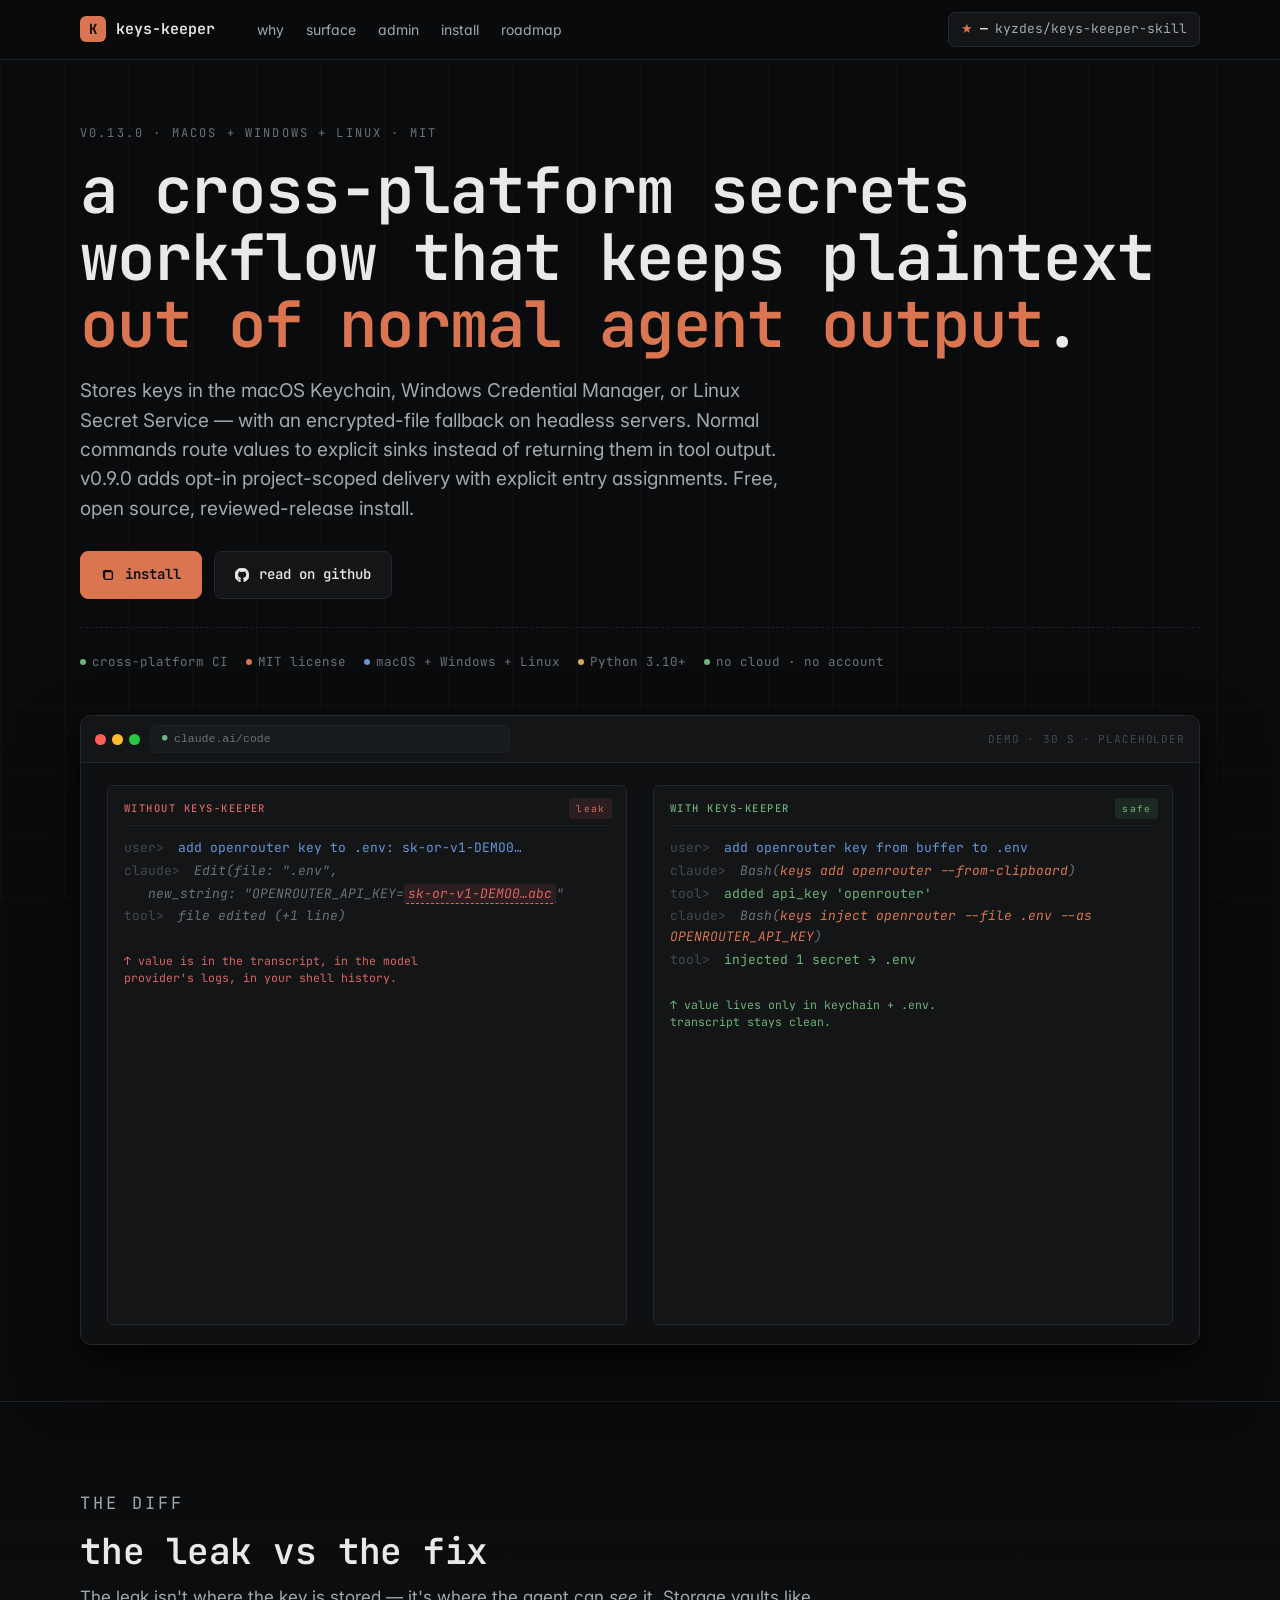
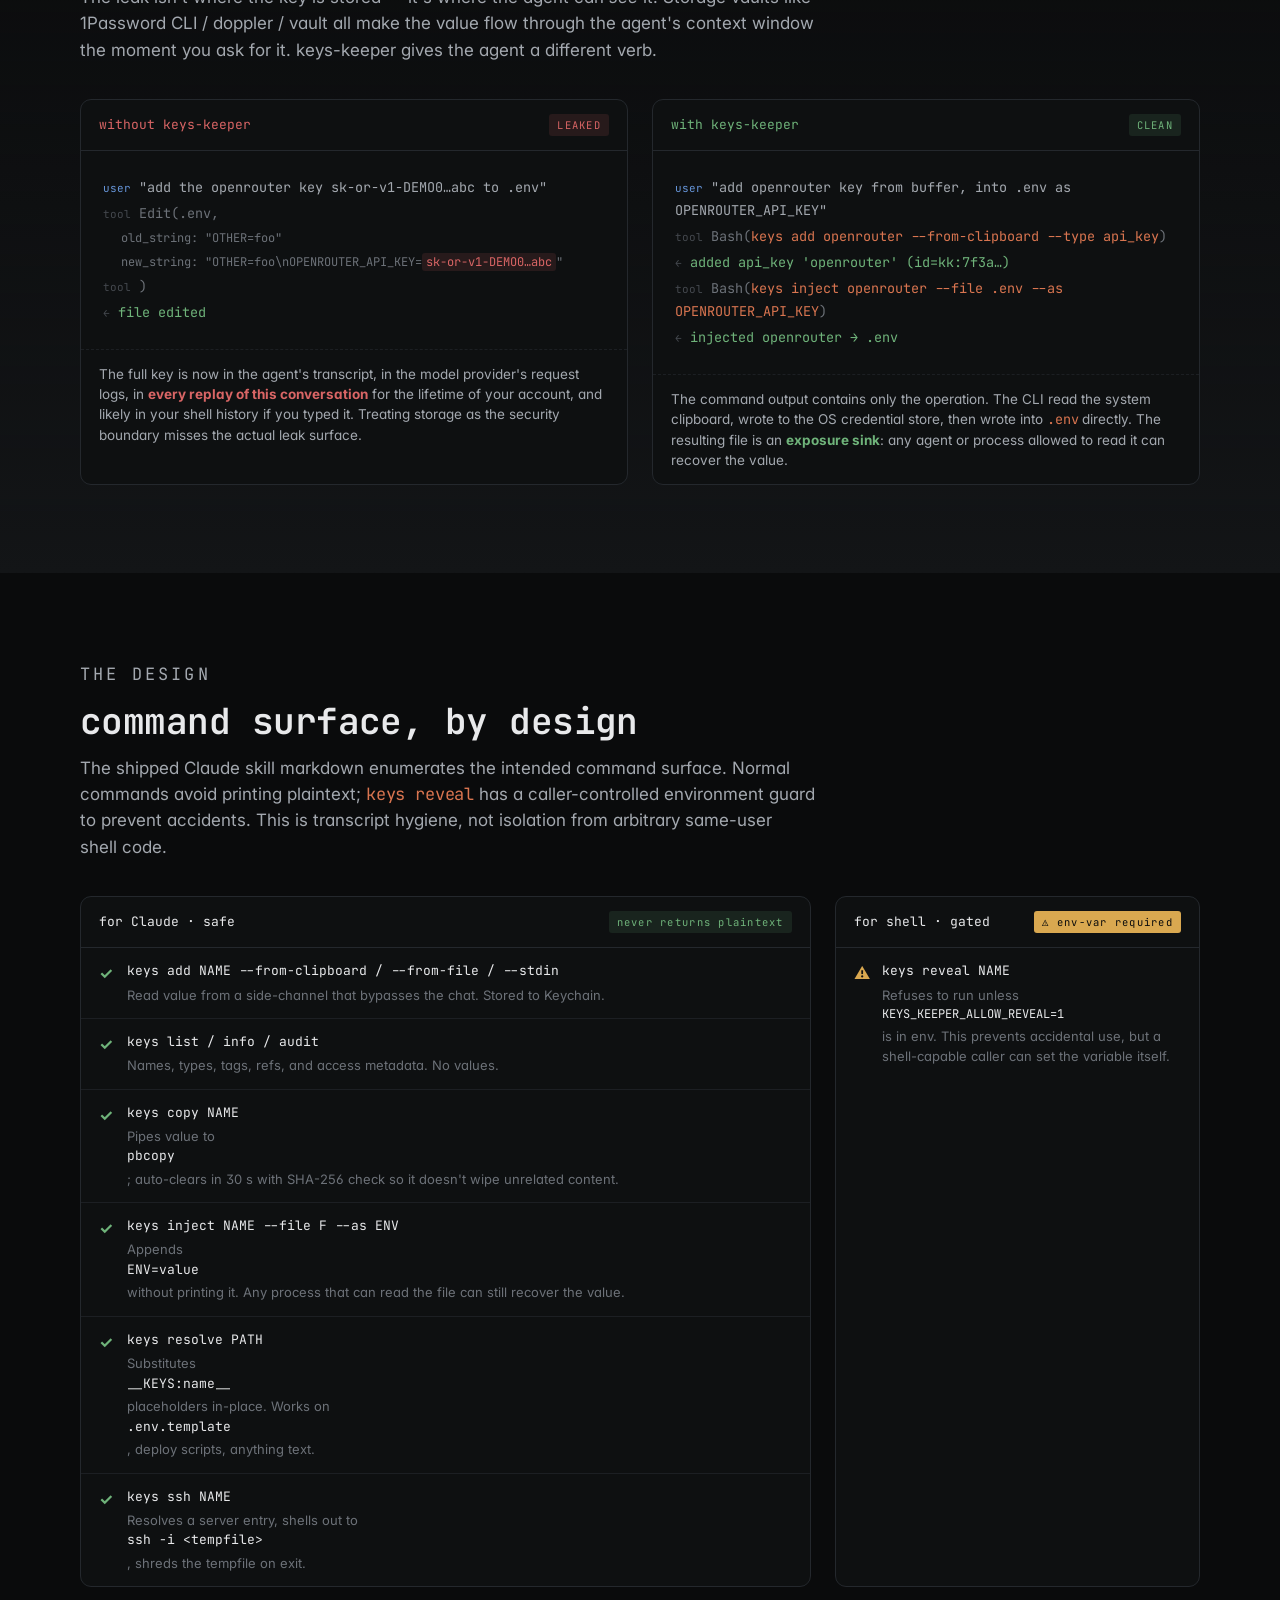
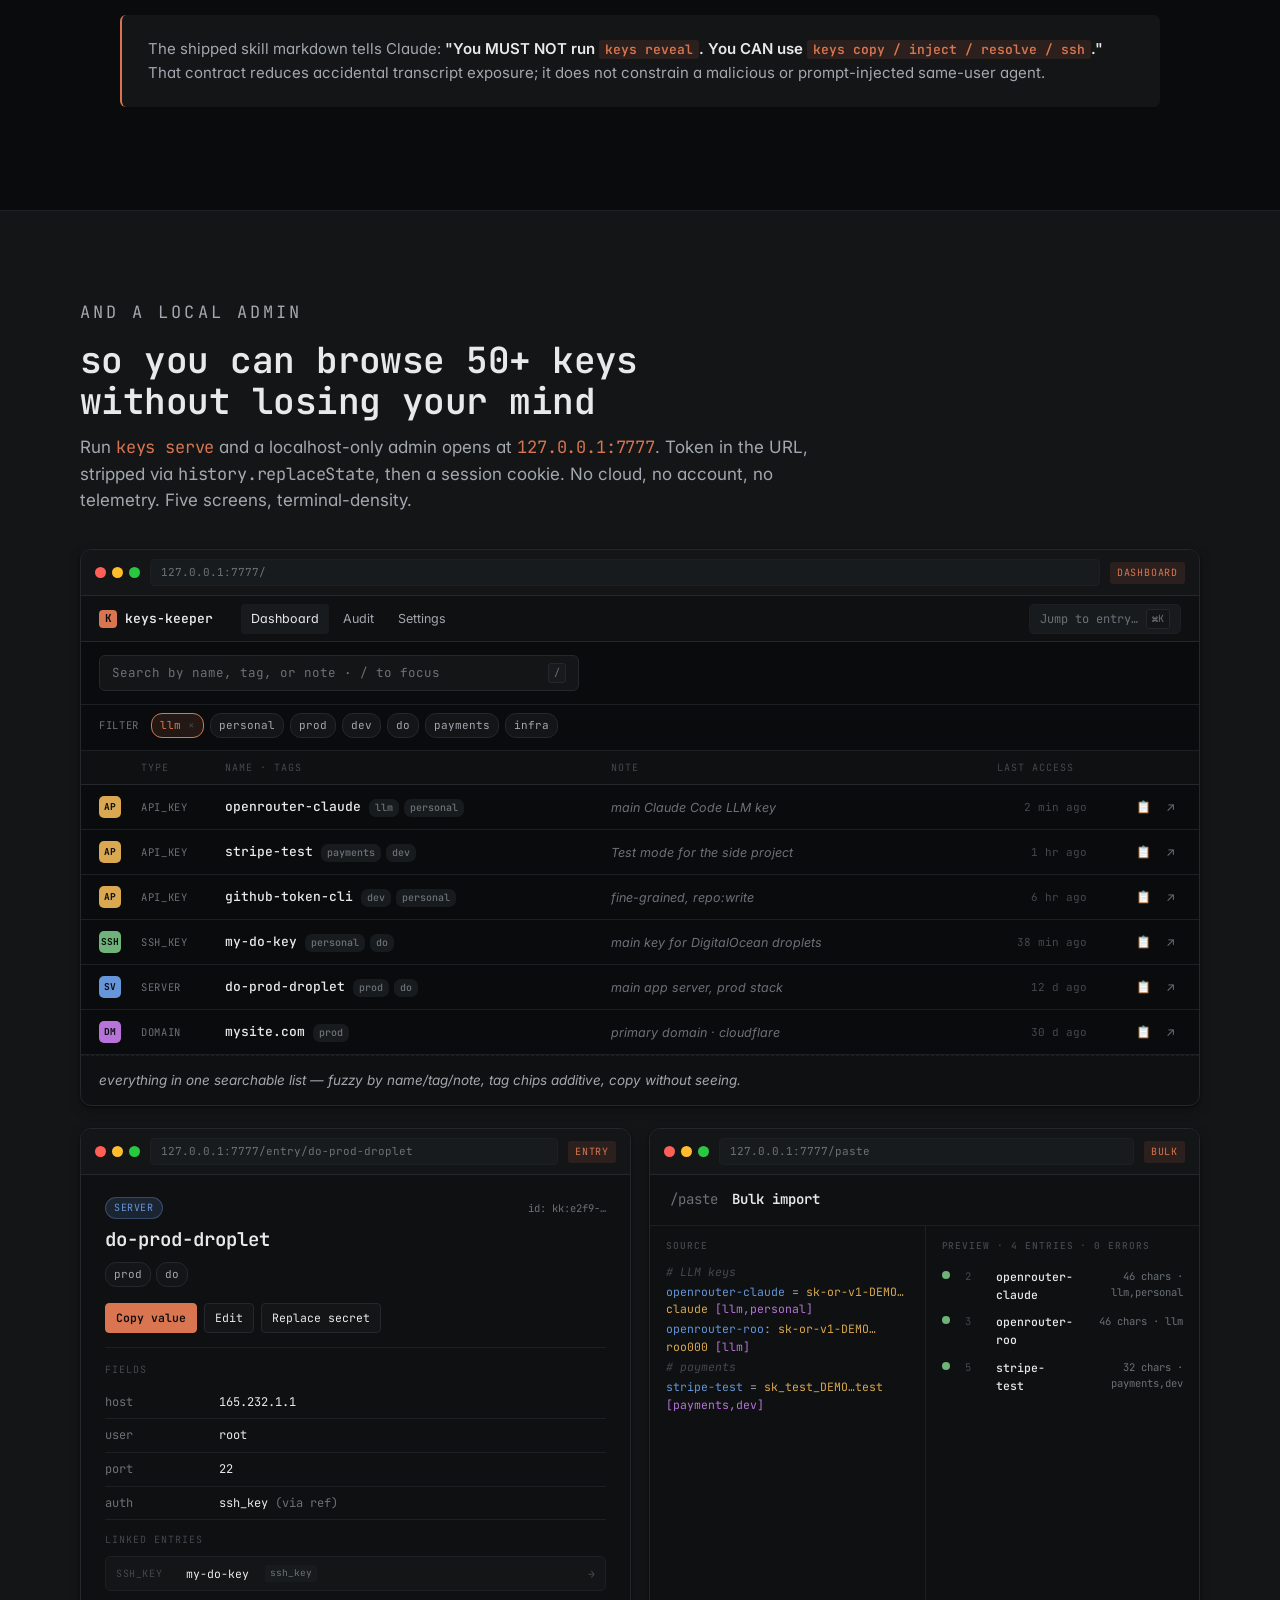
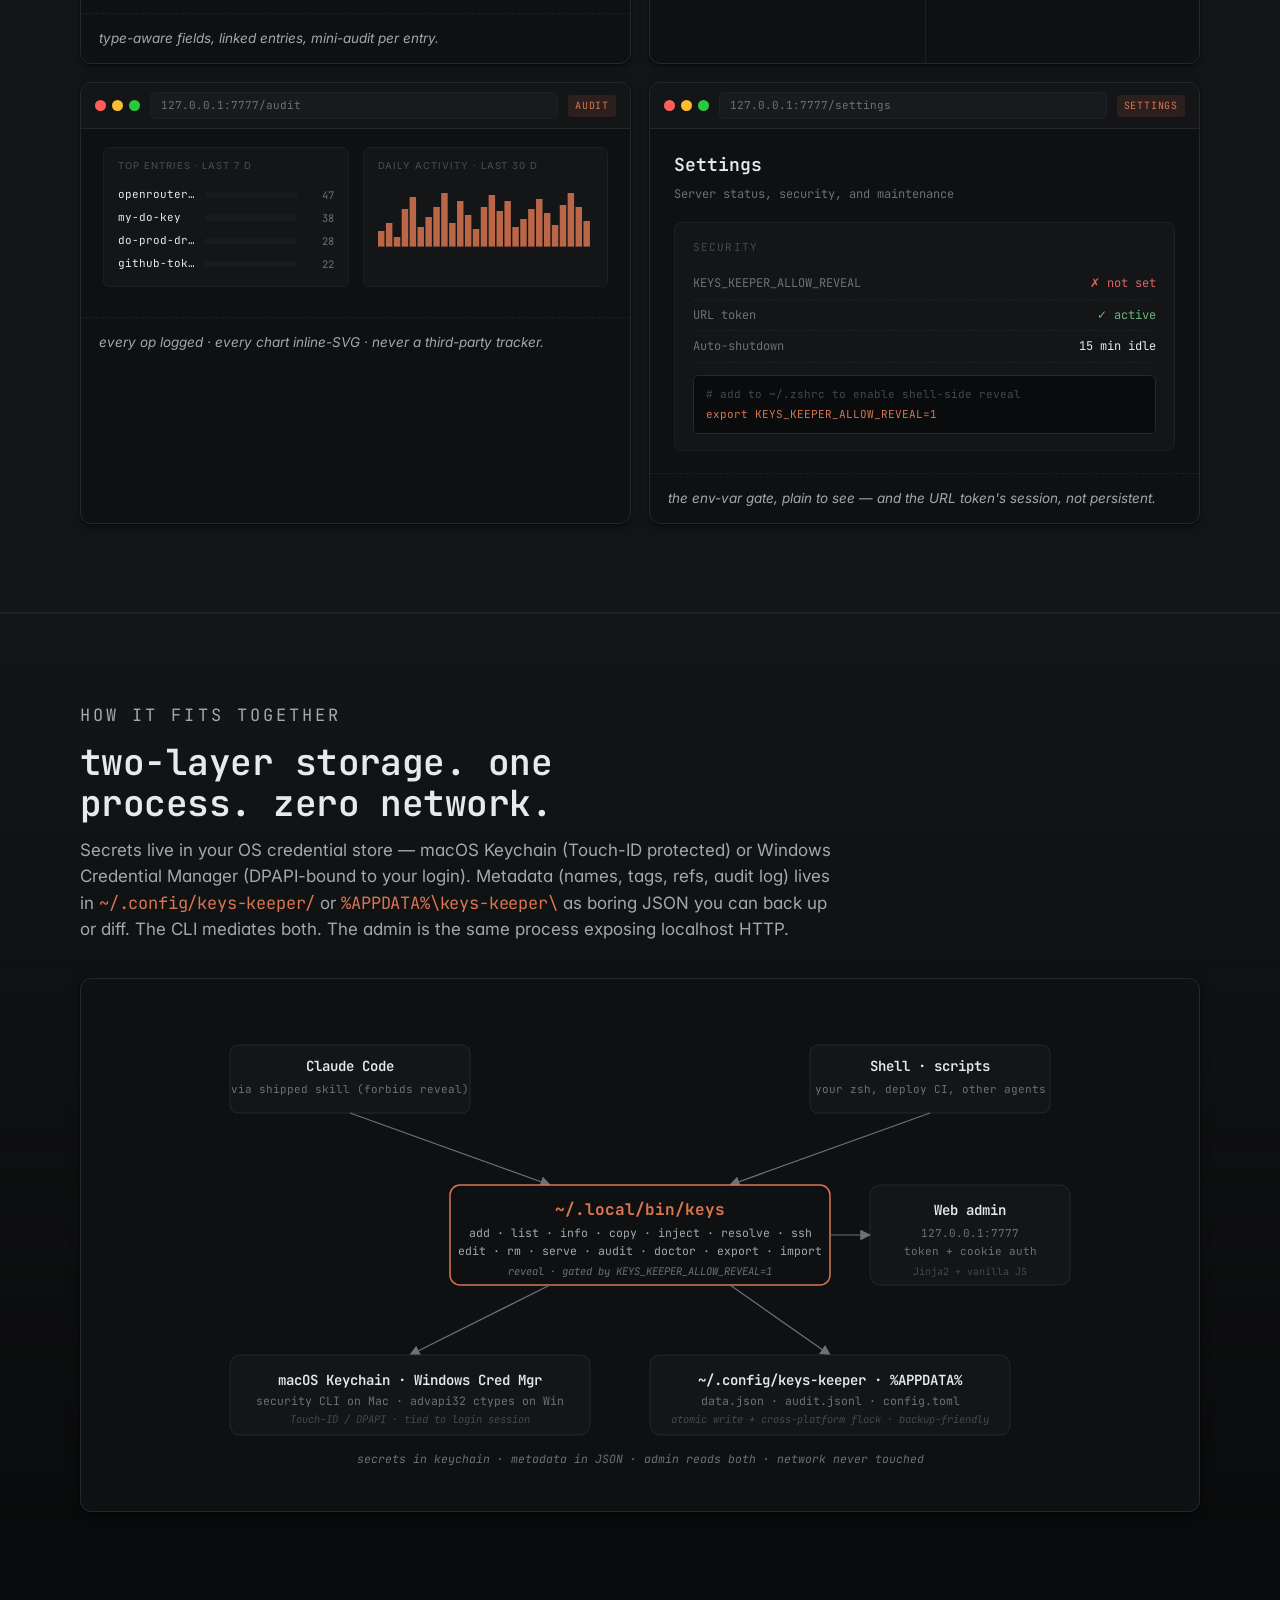
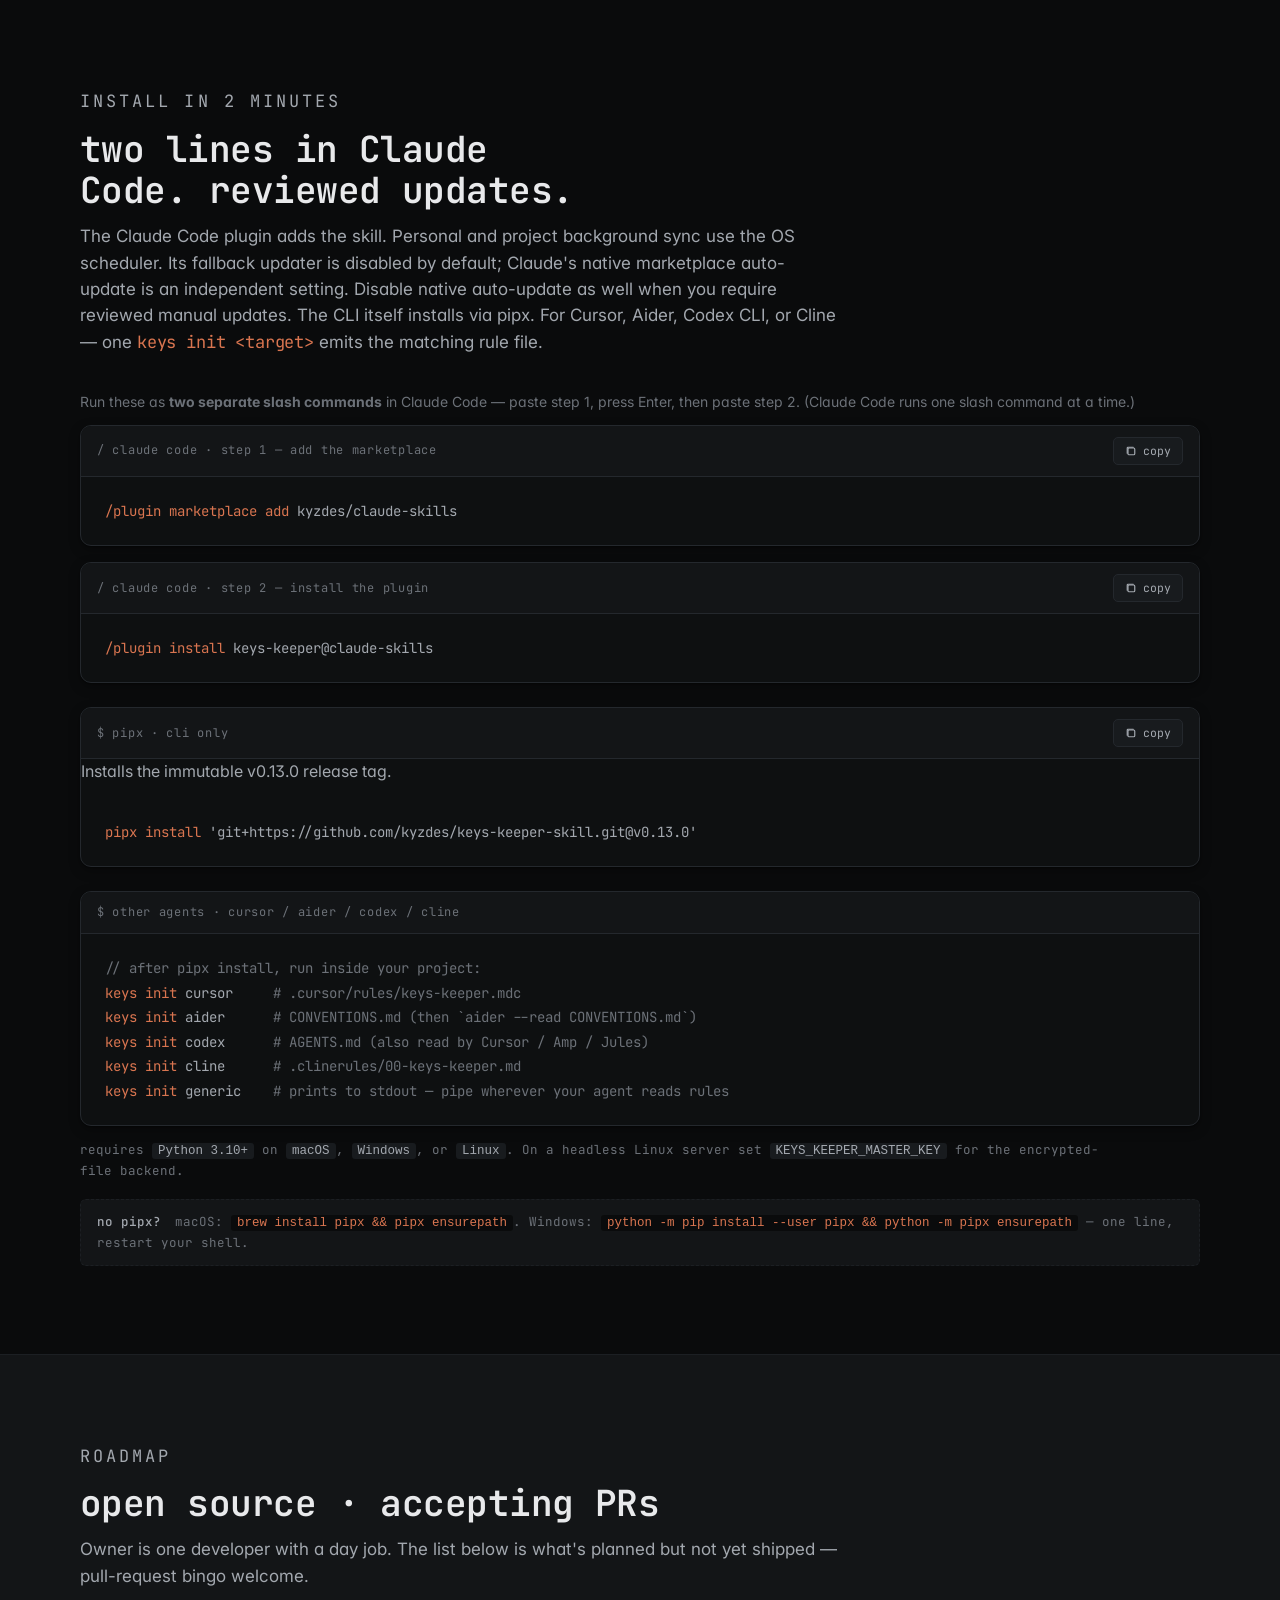
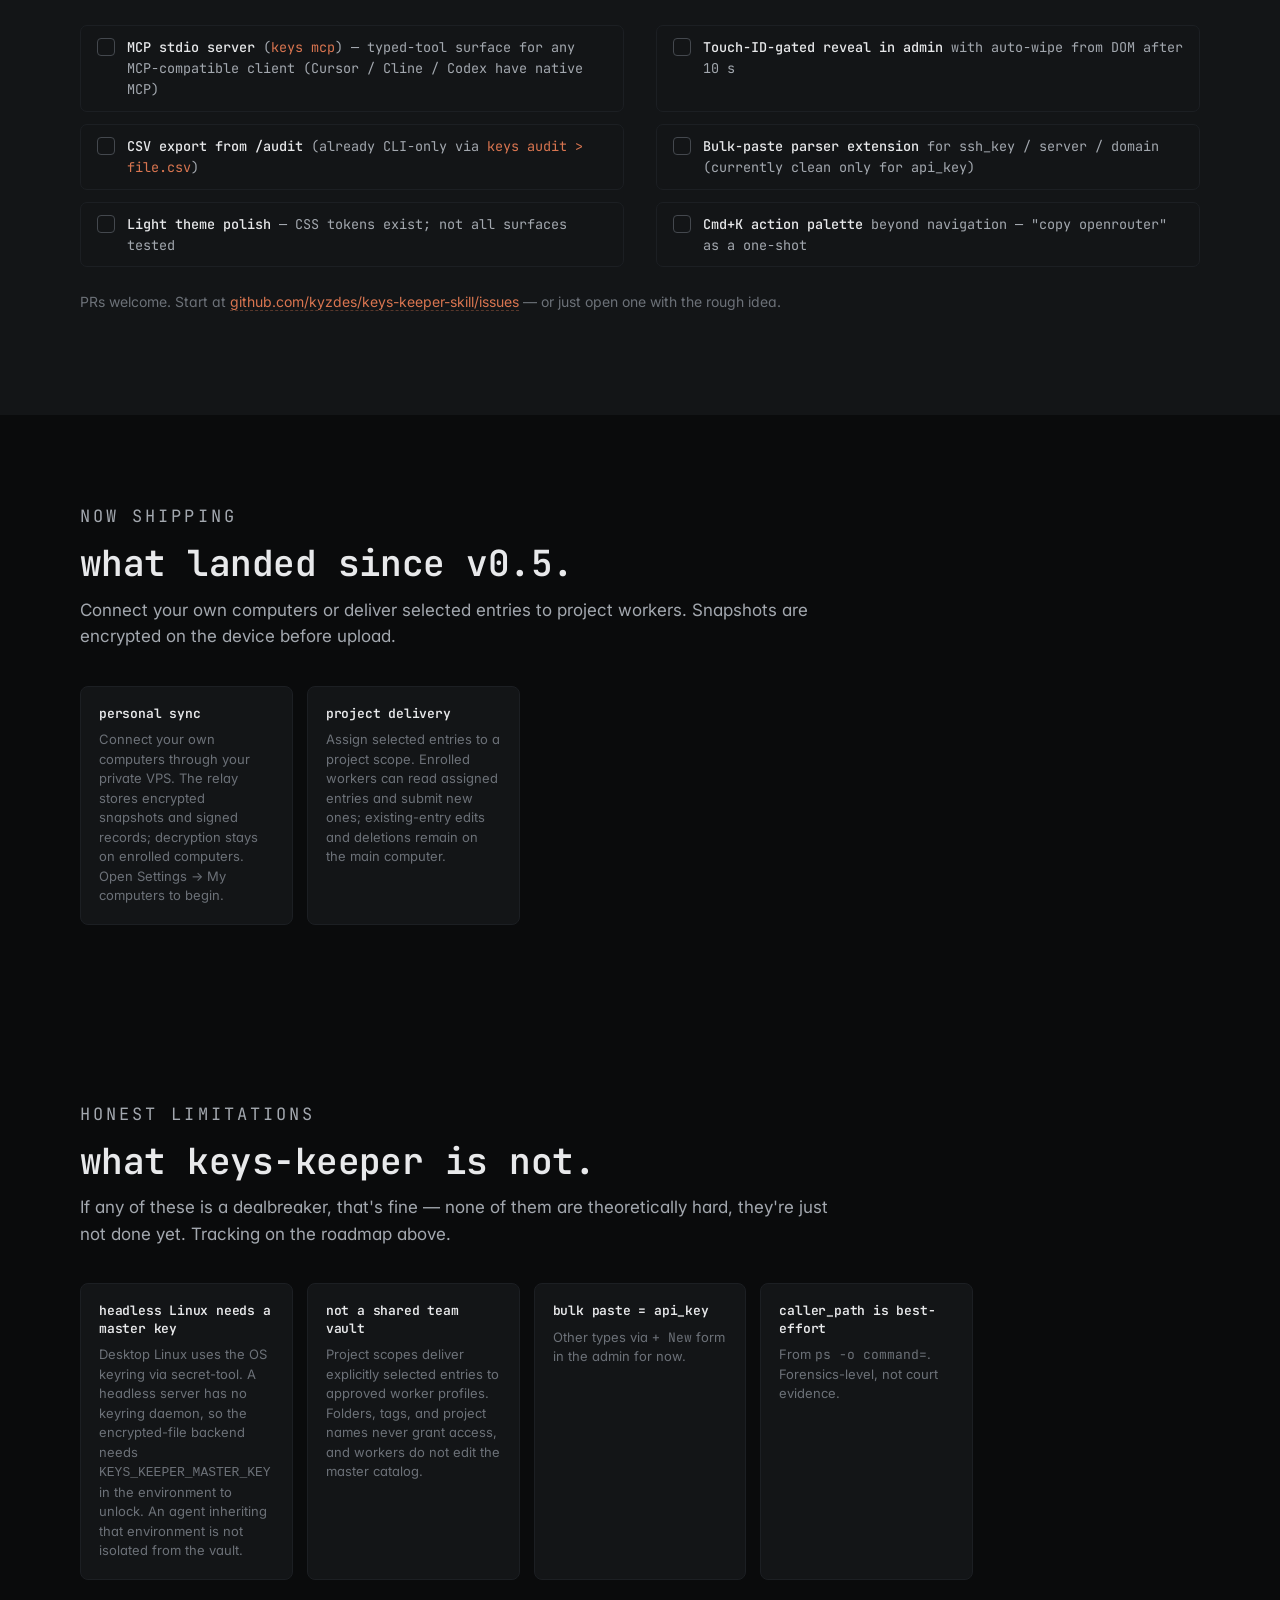
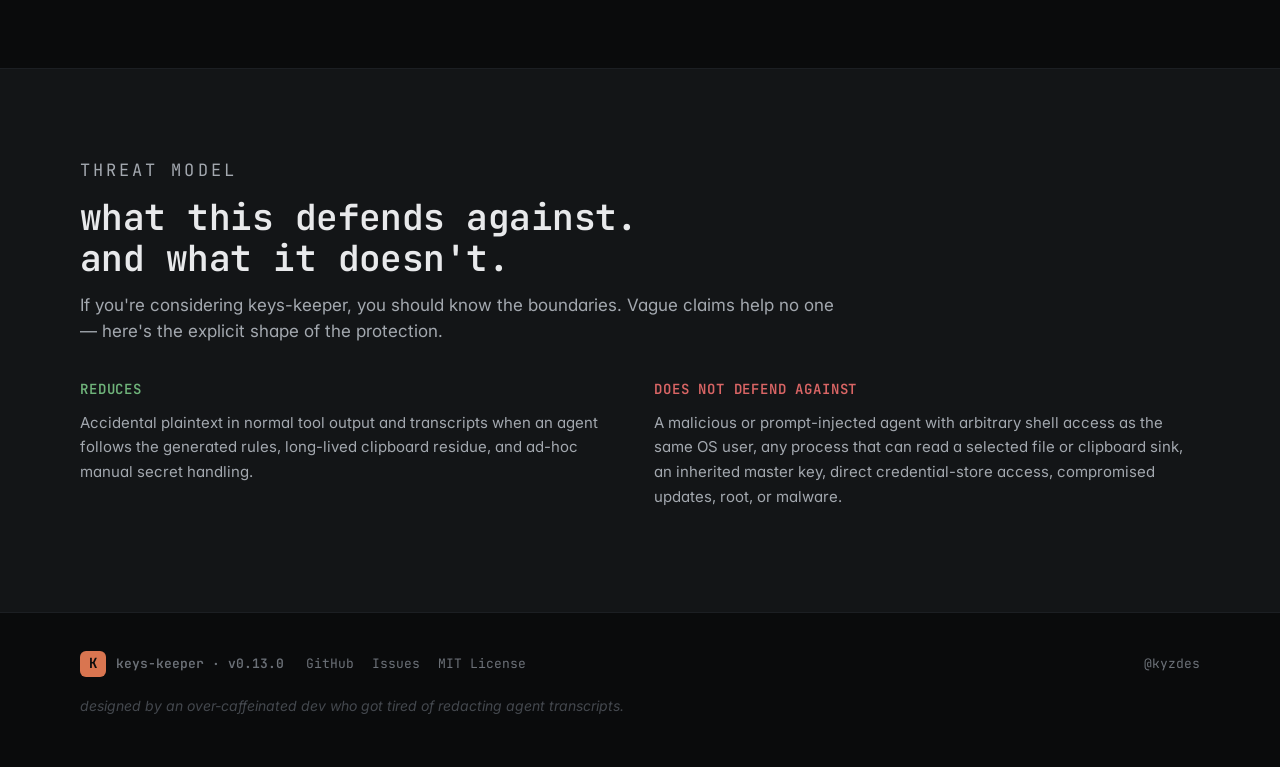
<file: docs/landing/index.html>
<!DOCTYPE html>
<html lang="en" data-theme="dark">
<head>
<meta charset="UTF-8">
<meta name="viewport" content="width=device-width, initial-scale=1, viewport-fit=cover">
<title>keys-keeper · keep plaintext out of normal agent tool responses</title>
<meta name="description" content="Stores keys in the native OS credential store and routes normal agent workflows to explicit local sinks without printing plaintext. Free, MIT, OSS.">
<meta name="theme-color" content="#0a0b0c">
<meta property="og:title" content="keys-keeper · transcript-safer secret workflows for coding agents">
<meta property="og:description" content="Stores keys in the native OS credential store and avoids returning plaintext in normal agent tool output. Same-user shell access remains outside the boundary.">
<meta property="og:url" content="https://github.com/kyzdes/keys-keeper-skill">
<meta property="og:type" content="website">
<meta name="twitter:card" content="summary_large_image">
<link rel="preconnect" href="https://fonts.googleapis.com">
<link rel="preconnect" href="https://fonts.gstatic.com" crossorigin>
<link href="https://fonts.googleapis.com/css2?family=JetBrains+Mono:wght@400;500;600;700&family=Inter:wght@400;450;500;600;700&display=swap" rel="stylesheet">
<style>
/* ──────────────── tokens (lifted from src/keys_keeper/static/app.css) ─────────────── */
:root {
  --bg: #0a0b0c;
  --bg-elevated: #0e1011;
  --surface: #131517;
  --surface-2: #181b1e;
  --surface-hover: #1f2327;
  --border: #24282d;
  --border-subtle: #1c1f23;
  --border-strong: #2f343a;
  --text: #e8e9eb;
  --text-2: #a3a8af;
  --text-3: #6c7178;
  --text-4: #44484e;
  --accent: #d97550;
  --accent-soft: rgba(217, 117, 80, 0.12);
  --accent-line: rgba(217, 117, 80, 0.35);
  --success: #6fb37a;
  --success-soft: rgba(111, 179, 122, 0.12);
  --danger: #d96565;
  --danger-soft: rgba(217, 101, 101, 0.12);
  --warning: #d9a850;
  --info: #6695d9;
  --type-api: #d9a850;
  --type-ssh: #6fb37a;
  --type-server: #6695d9;
  --type-domain: #b773d9;
  --type-note: #8d92a0;
  --shadow-md: 0 1px 2px rgba(0,0,0,0.4), 0 4px 12px rgba(0,0,0,0.3);
  --shadow-lg: 0 4px 8px rgba(0,0,0,0.5), 0 16px 32px rgba(0,0,0,0.4);
  --shadow-xl: 0 8px 16px rgba(0,0,0,0.55), 0 32px 64px rgba(0,0,0,0.5);
  --max-w: 1120px;
  --gutter: 28px;
}

* { box-sizing: border-box; }
html, body { margin: 0; padding: 0; }
body {
  font-family: 'Inter', -apple-system, BlinkMacSystemFont, sans-serif;
  background: var(--bg);
  color: var(--text);
  font-size: 16px;
  line-height: 1.55;
  -webkit-font-smoothing: antialiased;
  -moz-osx-font-smoothing: grayscale;
  font-feature-settings: "ss01", "cv11";
}
.mono { font-family: 'JetBrains Mono', ui-monospace, 'SF Mono', Menlo, monospace; font-feature-settings: "ss01", "cv02", "cv11"; letter-spacing: -0.01em; }

a { color: inherit; text-decoration: none; }
a:hover { color: var(--accent); }
button { font: inherit; cursor: pointer; }
::selection { background: var(--accent-soft); color: var(--text); }

/* subtle ambient grid behind the hero — enough to ground but not loud */
body::before {
  content: '';
  position: fixed;
  inset: 0;
  background-image:
    linear-gradient(to right, rgba(255,255,255,0.018) 1px, transparent 1px),
    linear-gradient(to bottom, rgba(255,255,255,0.018) 1px, transparent 1px);
  background-size: 64px 64px;
  pointer-events: none;
  z-index: 0;
}

main, nav, footer { position: relative; z-index: 1; }

/* ──────────────── nav ─────────────── */
nav.topbar {
  position: sticky;
  top: 0;
  z-index: 10;
  display: flex;
  align-items: center;
  height: 60px;
  padding: 0 var(--gutter);
  background: rgba(10, 11, 12, 0.78);
  backdrop-filter: saturate(160%) blur(14px);
  border-bottom: 1px solid var(--border-subtle);
}
nav .inner {
  width: 100%;
  max-width: var(--max-w);
  margin: 0 auto;
  display: flex;
  align-items: center;
  gap: 18px;
}
.brand { display: flex; align-items: center; gap: 10px; font-family: 'JetBrains Mono', monospace; font-weight: 600; font-size: 15px; }
.brand .glyph { width: 26px; height: 26px; border-radius: 6px; background: var(--accent); color: var(--bg); font-size: 14px; font-weight: 700; display: inline-flex; align-items: center; justify-content: center; }
nav .links { display: flex; gap: 22px; margin-left: 24px; font-size: 14px; color: var(--text-2); }
nav .links a:hover { color: var(--text); }
nav .spacer { flex: 1; }
nav .stars {
  display: inline-flex; align-items: center; gap: 7px;
  padding: 6px 12px;
  background: var(--surface);
  border: 1px solid var(--border);
  border-radius: 7px;
  font-family: 'JetBrains Mono', monospace;
  font-size: 13px;
  color: var(--text-2);
}
nav .stars b { color: var(--text); font-weight: 600; }
nav .stars .star { color: var(--accent); }

/* ──────────────── shared ─────────────── */
section { padding: 88px var(--gutter); }
.wrap { max-width: var(--max-w); margin: 0 auto; }
h1, h2, h3 { font-family: 'JetBrains Mono', monospace; font-weight: 600; letter-spacing: -0.015em; }
h1 { font-size: clamp(38px, 5.6vw, 64px); line-height: 1.05; margin: 0 0 18px; text-wrap: balance; }
h2 { font-size: clamp(26px, 3.2vw, 36px); line-height: 1.15; margin: 0 0 12px; text-wrap: balance; }
h3 { font-size: 18px; line-height: 1.3; margin: 0 0 8px; }
p { margin: 0 0 14px; color: var(--text-2); text-wrap: pretty; }
.eyebrow { font-family: 'JetBrains Mono', monospace; font-size: 12px; letter-spacing: 0.18em; color: var(--text-3); text-transform: uppercase; margin: 0 0 14px; }
.section-head { margin-bottom: 36px; max-width: 760px; }
.section-head p { font-size: 17px; color: var(--text-2); }

/* ──────────────── S1 hero ─────────────── */
.hero { padding: 64px var(--gutter) 56px; }
.hero .wrap { display: grid; grid-template-columns: 1fr; gap: 44px; align-items: start; }
.hero h1 { color: var(--text); }
.hero h1 .accent { color: var(--accent); }
.hero .sub { font-size: 19px; line-height: 1.55; max-width: 720px; color: var(--text-2); margin: 0 0 28px; }

.cta-row { display: flex; gap: 12px; flex-wrap: wrap; align-items: center; }
.btn {
  display: inline-flex; align-items: center; gap: 10px;
  padding: 12px 20px;
  border-radius: 8px;
  border: 1px solid var(--border);
  background: var(--surface);
  color: var(--text);
  font-family: 'JetBrains Mono', monospace;
  font-size: 14px;
  font-weight: 500;
  transition: all 100ms ease;
}
.btn:hover { background: var(--surface-hover); border-color: var(--border-strong); color: var(--text); }
.btn-primary { background: var(--accent); border-color: var(--accent); color: var(--bg); font-weight: 600; }
.btn-primary:hover { filter: brightness(1.07); background: var(--accent); color: var(--bg); }
.btn-primary svg { stroke: var(--bg); }
.btn svg { width: 14px; height: 14px; stroke: currentColor; flex-shrink: 0; }

.hero-badges {
  display: flex; flex-wrap: wrap; gap: 10px 18px;
  margin-top: 28px;
  padding-top: 24px;
  border-top: 1px dashed var(--border-subtle);
  font-family: 'JetBrains Mono', monospace;
  font-size: 12.5px;
  color: var(--text-3);
}
.hero-badges span { display: inline-flex; align-items: center; gap: 6px; }
.hero-badges .dot { width: 6px; height: 6px; border-radius: 50%; background: var(--success); }
.hero-badges .dot-warn { background: var(--warning); }
.hero-badges .dot-info { background: var(--info); }
.hero-badges .dot-mit { background: var(--accent); }

/* ── hero video slot — animated terminal mock until real .mp4 lands ── */
.video-frame {
  position: relative;
  aspect-ratio: 16 / 9;
  border: 1px solid var(--border);
  border-radius: 11px;
  background: var(--bg-elevated);
  box-shadow: var(--shadow-xl);
  overflow: hidden;
}
.video-chrome {
  display: flex; align-items: center; gap: 10px;
  padding: 9px 14px;
  border-bottom: 1px solid var(--border);
  background: var(--surface);
}
.dots { display: inline-flex; gap: 6px; }
.dots span { width: 11px; height: 11px; border-radius: 50%; }
.dots span:nth-child(1) { background: #ff5f57; }
.dots span:nth-child(2) { background: #febc2e; }
.dots span:nth-child(3) { background: #28c840; }
.video-chrome .url {
  flex: 1; max-width: 360px; padding: 4px 11px; background: var(--surface-2);
  border: 1px solid var(--border-subtle); border-radius: 5px;
  font-family: 'JetBrains Mono', monospace; font-size: 11.5px; color: var(--text-3);
  display: flex; align-items: center; gap: 7px;
}
.video-chrome .url::before { content: '●'; color: var(--success); font-size: 9px; }
.video-chrome .label {
  margin-left: auto; font-family: 'JetBrains Mono', monospace; font-size: 11px;
  letter-spacing: 0.08em; color: var(--text-4); text-transform: uppercase;
}

.terminal-mock {
  font-family: 'JetBrains Mono', monospace;
  font-size: 13px;
  line-height: 1.6;
  padding: 22px 26px;
  display: grid;
  grid-template-columns: 1fr 1fr;
  gap: 26px;
  height: calc(100% - 44px);
  overflow: hidden;
}
.tm-pane { position: relative; padding: 14px 16px; border-radius: 6px; background: var(--surface); border: 1px solid var(--border); overflow: hidden; }
.tm-pane h4 {
  font-size: 10.5px; letter-spacing: 0.14em; text-transform: uppercase;
  margin: 0 0 12px; padding-bottom: 8px; border-bottom: 1px solid var(--border-subtle);
  font-family: 'JetBrains Mono', monospace; font-weight: 500;
}
.tm-pane.bad h4 { color: var(--danger); }
.tm-pane.good h4 { color: var(--success); }
.tm-pane.bad { animation: pulseBad 16s ease-in-out infinite; }
.tm-pane.good { animation: pulseGood 16s ease-in-out infinite; }
@keyframes pulseBad {
  0%, 45%, 100% { box-shadow: 0 0 0 0 rgba(217, 101, 101, 0); border-color: var(--border); }
  50%, 90%      { box-shadow: 0 0 0 1px var(--danger); border-color: var(--danger); }
}
@keyframes pulseGood {
  0%, 45%, 100% { box-shadow: 0 0 0 1px var(--success); border-color: var(--success); }
  50%, 90%      { box-shadow: 0 0 0 0 rgba(111, 179, 122, 0); border-color: var(--border); }
}
.tm-line { color: var(--text-2); margin: 2px 0; }
.tm-line .prompt { color: var(--text-4); margin-right: 6px; }
.tm-line .user { color: var(--info); }
.tm-line .tool { color: var(--text-3); font-style: italic; }
.tm-line .leak { color: var(--danger); background: var(--danger-soft); padding: 1px 4px; border-radius: 3px; border-bottom: 1px dashed var(--danger); }
.tm-line .ok { color: var(--success); }
.tm-line .cmd { color: var(--accent); }
.tm-caption {
  position: absolute; bottom: 10px; left: 16px; right: 16px;
  font-size: 11px; color: var(--text-4); font-style: italic;
  border-top: 1px dashed var(--border-subtle); padding-top: 10px;
  margin-top: 10px;
  background: var(--surface);
}
.tm-marker {
  position: absolute; top: 12px; right: 14px;
  font-family: 'JetBrains Mono', monospace;
  font-size: 9.5px; letter-spacing: 0.12em;
  padding: 3px 7px; border-radius: 3px;
}
.tm-marker.bad { background: var(--danger-soft); color: var(--danger); }
.tm-marker.good { background: var(--success-soft); color: var(--success); }

.hero-cta-bar { display: flex; flex-direction: column; gap: 22px; }

/* ──────────────── S2 contrast ─────────────── */
.contrast { background: linear-gradient(180deg, transparent 0%, var(--surface) 100%); border-top: 1px solid var(--border-subtle); }
.contrast-grid { display: grid; grid-template-columns: 1fr 1fr; gap: 24px; }
.contrast-col { border: 1px solid var(--border); border-radius: 11px; background: var(--bg-elevated); overflow: hidden; transition: opacity 200ms ease; }
.contrast-col__header { display: flex; align-items: center; justify-content: space-between; padding: 14px 18px; border-bottom: 1px solid var(--border); font-family: 'JetBrains Mono', monospace; font-size: 13px; }
.contrast-col__header .pill { font-size: 10.5px; letter-spacing: 0.12em; padding: 3px 8px; border-radius: 3px; }
.contrast-col.bad .pill { background: var(--danger-soft); color: var(--danger); }
.contrast-col.good .pill { background: var(--success-soft); color: var(--success); }
.contrast-col.bad .contrast-col__header { color: var(--danger); }
.contrast-col.good .contrast-col__header { color: var(--success); }
.contrast-col__body { padding: 22px; font-family: 'JetBrains Mono', monospace; font-size: 13.5px; line-height: 1.7; }
.contrast-col__caption {
  padding: 14px 18px; border-top: 1px dashed var(--border-subtle);
  font-family: 'Inter', sans-serif; font-size: 13.5px; color: var(--text-2); line-height: 1.5;
}
.contrast-col.bad .contrast-col__caption strong { color: var(--danger); }
.contrast-col.good .contrast-col__caption strong { color: var(--success); }

.tx-line { color: var(--text-2); margin: 3px 0; }
.tx-line .role { color: var(--text-4); margin-right: 8px; font-size: 11px; }
.tx-line .role-user { color: var(--info); }
.tx-line .tool { color: var(--text-3); }
.tx-line .leak { color: var(--danger); background: var(--danger-soft); padding: 1px 4px; border-radius: 3px; }
.tx-line .ok { color: var(--success); }
.tx-line .cmd { color: var(--accent); }
.tx-line.indent { padding-left: 18px; color: var(--text-3); font-size: 12px; }

/* ──────────────── S3 surface ─────────────── */
.surface-grid { display: grid; grid-template-columns: 2fr 1fr; gap: 24px; }
.surface-col {
  background: var(--bg-elevated); border: 1px solid var(--border); border-radius: 11px; overflow: hidden;
}
.surface-col__header { padding: 14px 18px; border-bottom: 1px solid var(--border); display: flex; align-items: center; justify-content: space-between; }
.surface-col__header .label { font-family: 'JetBrains Mono', monospace; font-size: 13px; }
.surface-col__header .badge { font-family: 'JetBrains Mono', monospace; font-size: 10.5px; letter-spacing: 0.12em; padding: 3px 8px; border-radius: 3px; }
.surface-col.safe .badge { background: var(--success-soft); color: var(--success); }
.surface-col.gated .badge { background: var(--warning); color: var(--bg); }
.surface-row { display: grid; grid-template-columns: 16px 1fr; gap: 12px; padding: 13px 18px; border-bottom: 1px solid var(--border-subtle); align-items: start; }
.surface-row:last-child { border-bottom: none; }
.surface-row .check { color: var(--success); font-weight: 700; line-height: 1.5; }
.surface-row.warn .check { color: var(--warning); }
.surface-row code { font-family: 'JetBrains Mono', monospace; font-size: 13px; color: var(--text); display: block; margin-bottom: 4px; }
.surface-row .desc { font-size: 13px; color: var(--text-3); line-height: 1.5; }
.surface-callout {
  margin-top: 28px;
  padding: 22px 26px;
  border-left: 2px solid var(--accent);
  background: var(--surface);
  border-radius: 6px;
  font-family: 'Inter', sans-serif;
  font-size: 15px;
  color: var(--text-2);
  line-height: 1.6;
}
.surface-callout strong { color: var(--text); font-weight: 600; }
.surface-callout code { font-family: 'JetBrains Mono', monospace; color: var(--accent); background: var(--accent-soft); padding: 1px 6px; border-radius: 3px; font-size: 13px; }

/* ──────────────── S4 admin tour ─────────────── */
.admin-section { background: var(--surface); border-top: 1px solid var(--border-subtle); border-bottom: 1px solid var(--border-subtle); }
.admin-tour { display: grid; grid-template-columns: 1fr; gap: 22px; }
.admin-mock {
  background: var(--bg-elevated);
  border: 1px solid var(--border);
  border-radius: 11px;
  overflow: hidden;
  box-shadow: var(--shadow-md);
}
.admin-mock__chrome {
  display: flex; align-items: center; gap: 10px;
  padding: 9px 14px;
  border-bottom: 1px solid var(--border);
  background: var(--surface);
}
.admin-mock__chrome .url {
  flex: 1; padding: 4px 10px; background: var(--surface-2);
  border: 1px solid var(--border-subtle); border-radius: 4px;
  font-family: 'JetBrains Mono', monospace; font-size: 11px; color: var(--text-3);
}
.admin-mock__chrome .pill {
  font-family: 'JetBrains Mono', monospace; font-size: 10px; letter-spacing: 0.08em;
  padding: 3px 7px; background: var(--accent-soft); color: var(--accent); border-radius: 3px;
}
.admin-mock__caption {
  padding: 14px 18px; font-size: 13.5px; color: var(--text-2);
  border-top: 1px dashed var(--border-subtle);
  font-style: italic;
}
.admin-mock__body { background: var(--bg); }

/* dashboard hero mock */
.am-topbar {
  display: flex; align-items: center; gap: 14px;
  padding: 0 18px; height: 46px; border-bottom: 1px solid var(--border);
  background: var(--bg-elevated);
}
.am-topbar .brand-mini { display: flex; align-items: center; gap: 8px; font-family: 'JetBrains Mono', monospace; font-size: 13px; font-weight: 600; }
.am-topbar .brand-mini .glyph { width: 18px; height: 18px; border-radius: 4px; background: var(--accent); color: var(--bg); font-size: 11px; font-weight: 700; display: inline-flex; align-items: center; justify-content: center; }
.am-topbar .nav-links { display: flex; gap: 4px; margin-left: 14px; }
.am-topbar .nav-links a { padding: 5px 10px; font-size: 12.5px; color: var(--text-2); border-radius: 4px; }
.am-topbar .nav-links a.active { background: var(--surface-2); color: var(--text); }
.am-topbar .spacer { flex: 1; }
.am-topbar .palette {
  font-family: 'JetBrains Mono', monospace; font-size: 12px;
  padding: 4px 10px; background: var(--surface-2);
  border: 1px solid var(--border-subtle); border-radius: 5px;
  color: var(--text-3); display: inline-flex; align-items: center; gap: 8px;
}
.am-topbar .palette .kbd { padding: 1px 5px; font-size: 10px; background: var(--surface); border: 1px solid var(--border); border-radius: 3px; }

.am-toolbar { padding: 13px 18px; border-bottom: 1px solid var(--border-subtle); }
.am-search {
  display: flex; align-items: center; gap: 9px; padding: 7px 12px;
  background: var(--surface); border: 1px solid var(--border); border-radius: 6px;
  font-family: 'JetBrains Mono', monospace; font-size: 12.5px;
  max-width: 480px;
}
.am-search .ph { color: var(--text-3); }
.am-search .kbd { margin-left: auto; padding: 1px 5px; font-size: 10px; background: var(--surface-2); border: 1px solid var(--border); border-radius: 3px; color: var(--text-3); }

.am-tagrail { display: flex; gap: 6px; padding: 8px 18px 12px; border-bottom: 1px solid var(--border-subtle); flex-wrap: wrap; }
.am-tagrail .label { font-family: 'JetBrains Mono', monospace; font-size: 10.5px; letter-spacing: 0.06em; color: var(--text-3); margin-right: 6px; align-self: center; }
.am-chip { font-family: 'JetBrains Mono', monospace; font-size: 11px; padding: 3px 8px; border: 1px solid var(--border); border-radius: 11px; color: var(--text-2); background: var(--surface); }
.am-chip.active { border-color: var(--accent); color: var(--accent); background: var(--accent-soft); }

.am-thead {
  display: grid; grid-template-columns: 28px 70px 1.4fr 1.4fr 90px 80px;
  gap: 14px; padding: 9px 18px; border-bottom: 1px solid var(--border);
  background: var(--bg-elevated); font-family: 'JetBrains Mono', monospace;
  font-size: 10px; letter-spacing: 0.1em; color: var(--text-4); text-transform: uppercase;
}
.am-row {
  display: grid; grid-template-columns: 28px 70px 1.4fr 1.4fr 90px 80px;
  gap: 14px; padding: 11px 18px; border-bottom: 1px solid var(--border-subtle);
  align-items: center;
}
.am-row .ti {
  width: 22px; height: 22px; border-radius: 5px; font-family: 'JetBrains Mono', monospace;
  font-size: 9.5px; font-weight: 700; color: var(--bg);
  display: inline-flex; align-items: center; justify-content: center;
}
.am-row .ti.api_key { background: var(--type-api); }
.am-row .ti.ssh_key { background: var(--type-ssh); }
.am-row .ti.server { background: var(--type-server); }
.am-row .ti.domain { background: var(--type-domain); }
.am-row .type-label { font-family: 'JetBrains Mono', monospace; font-size: 10.5px; letter-spacing: 0.06em; color: var(--text-3); text-transform: uppercase; }
.am-row .name { font-family: 'JetBrains Mono', monospace; font-size: 13px; font-weight: 500; }
.am-row .name .tagchips { display: inline-flex; gap: 5px; margin-left: 8px; }
.am-row .name .tag-mini { font-family: 'JetBrains Mono', monospace; font-size: 10px; padding: 1px 6px; background: var(--surface-2); border-radius: 7px; color: var(--text-3); }
.am-row .note { font-family: 'Inter', sans-serif; font-size: 12.5px; color: var(--text-3); font-style: italic; overflow: hidden; text-overflow: ellipsis; white-space: nowrap; }
.am-row .ago { font-family: 'JetBrains Mono', monospace; font-size: 11px; color: var(--text-4); text-align: right; }
.am-row .ops { display: flex; gap: 5px; justify-content: flex-end; color: var(--text-3); }
.am-row .ops span { width: 22px; height: 22px; border-radius: 4px; display: inline-flex; align-items: center; justify-content: center; font-size: 12px; }

/* admin grid (4 small cards) */
.admin-grid { display: grid; grid-template-columns: 1fr 1fr; gap: 18px; }

/* entry detail mock */
.am-detail { padding: 22px 24px; }
.am-detail__head { display: flex; align-items: center; gap: 10px; margin-bottom: 6px; }
.am-detail__head .badge { padding: 2px 8px; border-radius: 11px; font-family: 'JetBrains Mono', monospace; font-size: 10px; letter-spacing: 0.06em; text-transform: uppercase; background: rgba(102, 149, 217, 0.16); color: var(--type-server); border: 1px solid rgba(102, 149, 217, 0.34); }
.am-detail__head .id { font-family: 'JetBrains Mono', monospace; font-size: 10.5px; color: var(--text-3); margin-left: auto; }
.am-detail__name { font-family: 'JetBrains Mono', monospace; font-size: 19px; font-weight: 600; margin: 4px 0 8px; }
.am-detail__tags { display: flex; gap: 5px; margin-bottom: 16px; }
.am-detail__actions { display: flex; gap: 7px; padding-bottom: 14px; border-bottom: 1px solid var(--border-subtle); margin-bottom: 14px; }
.am-detail__actions .b { padding: 5px 10px; font-family: 'JetBrains Mono', monospace; font-size: 11.5px; border-radius: 4px; border: 1px solid var(--border); background: var(--surface); color: var(--text); }
.am-detail__actions .b.primary { background: var(--accent); color: var(--bg); border-color: var(--accent); font-weight: 600; }
.am-detail__sec { font-family: 'JetBrains Mono', monospace; font-size: 10px; letter-spacing: 0.1em; color: var(--text-4); text-transform: uppercase; margin-bottom: 8px; margin-top: 12px; }
.am-detail__field { display: grid; grid-template-columns: 100px 1fr; gap: 14px; padding: 7px 0; border-bottom: 1px solid var(--border-subtle); font-family: 'JetBrains Mono', monospace; font-size: 12px; }
.am-detail__field .k { color: var(--text-3); }
.am-detail__field .v { color: var(--text); }
.am-refs { padding: 8px 10px; background: var(--surface); border: 1px solid var(--border-subtle); border-radius: 5px; display: flex; align-items: center; gap: 10px; margin-top: 8px; font-family: 'JetBrains Mono', monospace; font-size: 11.5px; }
.am-refs .role { color: var(--text-4); width: 60px; font-size: 10px; letter-spacing: 0.06em; text-transform: uppercase; }
.am-refs .arrow { color: var(--text-4); margin-left: auto; }
.am-refs .target-name { color: var(--text); }
.am-refs .target-type { font-family: 'JetBrains Mono', monospace; font-size: 9.5px; padding: 1px 5px; background: var(--surface-2); border-radius: 2px; color: var(--text-3); margin-left: 6px; }

/* bulk paste mock */
.am-bulk { display: grid; grid-template-rows: auto 1fr; height: 100%; }
.am-bulk__head { display: flex; align-items: center; justify-content: space-between; padding: 14px 20px; border-bottom: 1px solid var(--border-subtle); }
.am-bulk__head h4 { margin: 0; font-family: 'JetBrains Mono', monospace; font-size: 14px; font-weight: 600; color: var(--text); }
.am-bulk__head .crumb { color: var(--text-3); margin-right: 6px; font-weight: 400; }
.am-bulk__split { display: grid; grid-template-columns: 1fr 1fr; min-height: 220px; }
.am-bulk__pane { padding: 13px 16px; font-family: 'JetBrains Mono', monospace; font-size: 11.5px; }
.am-bulk__pane + .am-bulk__pane { border-left: 1px solid var(--border-subtle); }
.am-bulk__pane h5 { margin: 0 0 9px; font-size: 9.5px; letter-spacing: 0.1em; color: var(--text-4); text-transform: uppercase; font-weight: 500; }
.am-bulk__pane .ln { color: var(--text-2); margin: 2px 0; }
.am-bulk__pane .ln .key { color: var(--type-server); }
.am-bulk__pane .ln .secret { color: var(--type-api); }
.am-bulk__pane .ln .comment { color: var(--text-4); font-style: italic; }
.am-bulk__pane .ln .tag { color: var(--type-domain); }
.am-bulk__row {
  display: grid; grid-template-columns: 14px 22px 1fr auto;
  gap: 9px; padding: 5px 0;
}
.am-bulk__row .dot { width: 8px; height: 8px; border-radius: 50%; background: var(--success); margin-top: 3px; }
.am-bulk__row .num { color: var(--text-4); font-size: 10.5px; }
.am-bulk__row .nm { font-weight: 500; }
.am-bulk__row .info { color: var(--text-3); font-size: 10.5px; text-align: right; }

/* audit mock */
.am-audit { padding: 18px 22px; }
.am-audit h4 { margin: 0 0 14px; font-family: 'JetBrains Mono', monospace; font-size: 14px; font-weight: 600; }
.am-audit__charts { display: grid; grid-template-columns: 1fr 1fr; gap: 14px; margin-bottom: 12px; }
.am-audit__chart { background: var(--surface); border: 1px solid var(--border-subtle); border-radius: 6px; padding: 11px 14px; }
.am-audit__chart h5 { margin: 0 0 9px; font-size: 9.5px; letter-spacing: 0.1em; color: var(--text-4); text-transform: uppercase; font-weight: 500; }
.am-bar { display: grid; grid-template-columns: 78px 1fr 28px; gap: 9px; align-items: center; padding: 3px 0; font-family: 'JetBrains Mono', monospace; font-size: 11px; }
.am-bar .n { color: var(--text); white-space: nowrap; overflow: hidden; text-overflow: ellipsis; }
.am-bar .track { height: 6px; background: var(--surface-2); border-radius: 1px; overflow: hidden; }
.am-bar .fill { height: 100%; background: var(--accent); }
.am-bar .num { color: var(--text-3); font-size: 10.5px; text-align: right; }
.am-audit__svg { width: 100%; height: 60px; margin-top: 4px; }

/* settings mock */
.am-set { padding: 22px 24px; }
.am-set h4 { margin: 0 0 6px; font-family: 'JetBrains Mono', monospace; font-size: 18px; font-weight: 600; }
.am-set__sub { font-family: 'JetBrains Mono', monospace; font-size: 12px; color: var(--text-3); margin-bottom: 18px; }
.am-set__card { background: var(--surface); border: 1px solid var(--border-subtle); border-radius: 8px; padding: 16px 18px; }
.am-set__title { font-family: 'JetBrains Mono', monospace; font-size: 11px; letter-spacing: 0.1em; color: var(--text-4); text-transform: uppercase; margin-bottom: 12px; }
.am-set__kv { display: grid; grid-template-columns: 1fr 1fr; gap: 12px; padding: 6px 0; border-bottom: 1px dashed var(--border-subtle); font-family: 'JetBrains Mono', monospace; font-size: 12px; }
.am-set__kv:last-child { border-bottom: none; }
.am-set__kv .k { color: var(--text-3); }
.am-set__kv .v { color: var(--text); text-align: right; }
.am-set__kv .v.danger { color: var(--danger); }
.am-set__kv .v.success { color: var(--success); }
.am-set__hint {
  margin-top: 12px; padding: 10px 12px; background: var(--bg);
  border: 1px solid var(--border); border-radius: 5px;
  font-family: 'JetBrains Mono', monospace; font-size: 11px; line-height: 1.55;
}
.am-set__hint .cm { color: var(--text-4); display: block; margin-bottom: 3px; }
.am-set__hint .ev { color: var(--accent); }

/* ──────────────── S5 architecture ─────────────── */
.arch { padding: 88px var(--gutter); background: linear-gradient(180deg, var(--surface) 0%, transparent 100%); border-top: 1px solid var(--border-subtle); }
.arch-svg-wrap { background: var(--bg-elevated); border: 1px solid var(--border); border-radius: 11px; padding: 36px; box-shadow: var(--shadow-md); }
.arch-svg { width: 100%; height: auto; max-width: 940px; margin: 0 auto; display: block; }
.arch-caption { margin-top: 22px; text-align: center; font-size: 14px; color: var(--text-3); font-style: italic; }

/* ──────────────── S6 install ─────────────── */
.install-block {
  background: var(--bg-elevated);
  border: 1px solid var(--border);
  border-radius: 11px;
  overflow: hidden;
  position: relative;
  box-shadow: var(--shadow-md);
}
.install-block__head {
  display: flex; align-items: center; gap: 10px;
  padding: 11px 16px;
  border-bottom: 1px solid var(--border);
  background: var(--surface);
  font-family: 'JetBrains Mono', monospace; font-size: 12px; color: var(--text-3);
}
.install-block__head .label { letter-spacing: 0.06em; }
.install-block__head .copy {
  margin-left: auto;
  display: inline-flex; align-items: center; gap: 6px;
  padding: 4px 11px;
  background: var(--surface-2);
  border: 1px solid var(--border);
  border-radius: 5px;
  color: var(--text-2);
  font-family: 'JetBrains Mono', monospace; font-size: 11.5px;
  transition: all 100ms ease;
}
.install-block__head .copy:hover { border-color: var(--accent); color: var(--accent); }
.install-block__head .copy.copied { color: var(--success); border-color: var(--success); }
.install-block__head .copy svg { width: 12px; height: 12px; stroke: currentColor; }
.install-block pre {
  margin: 0; padding: 22px 24px;
  font-family: 'JetBrains Mono', monospace; font-size: 14px;
  color: var(--text); line-height: 1.75;
  overflow-x: auto;
}
.install-block pre .comment { color: var(--text-4); }
.install-block pre .cmd { color: var(--accent); }
.install-block pre .arg { color: var(--text-2); }

.install-prereq {
  margin-top: 14px;
  font-family: 'JetBrains Mono', monospace; font-size: 12.5px;
  color: var(--text-3);
}
.install-prereq code { background: var(--surface-2); padding: 1px 6px; border-radius: 3px; color: var(--text-2); }

.install-fallback {
  margin-top: 18px;
  padding: 12px 16px;
  background: var(--surface);
  border: 1px dashed var(--border-subtle);
  border-radius: 6px;
  font-family: 'JetBrains Mono', monospace; font-size: 12.5px;
  color: var(--text-3);
}
.install-fallback strong { color: var(--text-2); font-weight: 500; margin-right: 6px; }
.install-fallback code { background: var(--bg); padding: 1px 6px; border-radius: 3px; color: var(--accent); }

/* ──────────────── S7 roadmap ─────────────── */
.roadmap-list { display: grid; grid-template-columns: 1fr 1fr; gap: 12px 32px; padding: 0; margin: 0; list-style: none; }
.roadmap-list li {
  display: flex; align-items: flex-start; gap: 12px;
  padding: 11px 16px;
  background: var(--surface);
  border: 1px solid var(--border-subtle);
  border-radius: 7px;
  font-family: 'JetBrains Mono', monospace; font-size: 13.5px;
  color: var(--text-2);
}
.roadmap-list .check {
  display: inline-flex; flex-shrink: 0;
  width: 18px; height: 18px;
  border: 1.5px solid var(--text-4);
  border-radius: 4px;
  margin-top: 1px;
}
.roadmap-list .text strong { color: var(--text); font-weight: 500; }
.roadmap-cta { margin-top: 24px; font-size: 14px; color: var(--text-3); }
.roadmap-cta a { color: var(--accent); border-bottom: 1px dashed var(--accent-line); }

/* ──────────────── S8 limitations ─────────────── */
.limit-cards { display: grid; grid-template-columns: repeat(5, 1fr); gap: 14px; }
.limit-card { padding: 18px; background: var(--surface); border: 1px solid var(--border-subtle); border-radius: 8px; }
.limit-card h3 { font-family: 'JetBrains Mono', monospace; font-size: 13px; color: var(--text); margin-bottom: 8px; line-height: 1.35; }
.limit-card p { font-size: 13px; color: var(--text-3); line-height: 1.5; margin: 0; }

/* ──────────────── S9 threat ─────────────── */
.threat { padding: 88px var(--gutter); background: var(--surface); border-top: 1px solid var(--border-subtle); }
.threat-grid { display: grid; grid-template-columns: 1fr 1fr; gap: 28px; }
.threat-block h3 { font-family: 'JetBrains Mono', monospace; font-size: 14px; letter-spacing: 0.06em; text-transform: uppercase; margin-bottom: 12px; }
.threat-block.def h3 { color: var(--success); }
.threat-block.skip h3 { color: var(--danger); }
.threat-block p { font-size: 15px; color: var(--text-2); line-height: 1.65; }

/* ──────────────── footer ─────────────── */
footer.site {
  padding: 38px var(--gutter) 56px;
  border-top: 1px solid var(--border-subtle);
  background: var(--bg);
}
footer .row {
  display: flex; align-items: center; gap: 22px; flex-wrap: wrap;
  font-family: 'JetBrains Mono', monospace; font-size: 13px; color: var(--text-3);
}
footer .row .brand { font-size: 13px; }
footer .row .links { display: flex; gap: 18px; }
footer .row .author { margin-left: auto; }
footer .tagline {
  margin-top: 18px;
  font-family: 'Inter', sans-serif; font-style: italic; font-size: 14px; color: var(--text-4);
  text-wrap: pretty; max-width: 640px;
}

/* ──────────────── responsive ─────────────── */
@media (max-width: 1024px) {
  .surface-grid { grid-template-columns: 1fr; }
  .hero .wrap { gap: 32px; }
  .limit-cards { grid-template-columns: repeat(3, 1fr); }
  .roadmap-list { grid-template-columns: 1fr; }
  nav .links { display: none; }
}
@media (max-width: 760px) {
  section { padding: 64px 22px; }
  .hero { padding: 40px 22px 56px; }
  .hero h1 { font-size: 34px; }
  .hero .sub { font-size: 16px; }
  .contrast-grid { grid-template-columns: 1fr; }
  .terminal-mock { grid-template-columns: 1fr; padding: 16px; }
  .admin-grid { grid-template-columns: 1fr; }
  .am-thead, .am-row { grid-template-columns: 24px 50px 1fr 80px; gap: 10px; padding: 10px 14px; }
  .am-thead > :nth-child(4), .am-thead > :nth-child(6),
  .am-row > :nth-child(4), .am-row > :nth-child(6) { display: none; }
  .am-bulk__split { grid-template-columns: 1fr; }
  .am-bulk__pane + .am-bulk__pane { border-left: none; border-top: 1px solid var(--border-subtle); }
  .am-audit__charts { grid-template-columns: 1fr; }
  .threat-grid { grid-template-columns: 1fr; }
  .limit-cards { grid-template-columns: 1fr; }
  .arch-svg-wrap { padding: 18px; }
  .arch-svg { font-size: 11px; }
  footer .row .author { margin-left: 0; width: 100%; }
}

/* ──────────────── ?dev=1 panel ─────────────── */
.dev-panel {
  position: fixed; bottom: 14px; right: 14px;
  background: var(--bg-elevated); border: 1px solid var(--accent);
  border-radius: 7px; padding: 12px 16px;
  font-family: 'JetBrains Mono', monospace; font-size: 11px; color: var(--text-2);
  box-shadow: var(--shadow-lg); z-index: 100;
  max-width: 260px;
}
.dev-panel h5 { color: var(--accent); margin: 0 0 6px; font-size: 11px; letter-spacing: 0.08em; text-transform: uppercase; }
</style>
</head>
<body>

<!-- ──────────────── nav ─────────────── -->
<nav class="topbar">
  <div class="inner">
    <a href="#" class="brand">
      <span class="glyph">K</span>
      <span>keys-keeper</span>
    </a>
    <div class="links">
      <a href="#contrast">why</a>
      <a href="#surface">surface</a>
      <a href="#admin">admin</a>
      <a href="#install">install</a>
      <a href="#roadmap">roadmap</a>
    </div>
    <div class="spacer"></div>
    <a href="https://github.com/kyzdes/keys-keeper-skill" class="stars" target="_blank" rel="noopener" id="stars-badge">
      <span class="star">★</span>
      <b id="star-count">—</b>
      <span>kyzdes/keys-keeper-skill</span>
    </a>
  </div>
</nav>

<main>

<!-- ──────────────── S1 hero ─────────────── -->
<section class="hero" id="hero">
  <div class="wrap">
    <div class="hero-head">
      <p class="eyebrow">v0.13.0 · macOS + Windows + Linux · MIT</p>
      <h1>a cross-platform secrets workflow that keeps plaintext <span class="accent">out of normal agent output</span>.</h1>
      <p class="sub">Stores keys in the macOS Keychain, Windows Credential Manager, or Linux Secret Service — with an encrypted-file fallback on headless servers. Normal commands route values to explicit sinks instead of returning them in tool output. v0.9.0 adds opt-in project-scoped delivery with explicit entry assignments. Free, open source, reviewed-release install.</p>
      <div class="cta-row">
        <a class="btn btn-primary" href="#install" id="hero-copy">
          <svg viewBox="0 0 16 16" fill="none" stroke-width="1.6" stroke-linecap="round" stroke-linejoin="round"><rect x="4" y="4" width="9" height="9" rx="1.5"/><path d="M3 11V4a1 1 0 011-1h7"/></svg>
          <span>install</span>
        </a>
        <a class="btn" href="https://github.com/kyzdes/keys-keeper-skill" target="_blank" rel="noopener">
          <svg viewBox="0 0 16 16" fill="currentColor"><path d="M8 0a8 8 0 00-2.5 15.6c.4.07.55-.17.55-.38v-1.4c-2.2.5-2.7-1-2.7-1-.4-.9-.9-1.2-.9-1.2-.7-.5.05-.5.05-.5.8.06 1.2.8 1.2.8.7 1.2 1.9.9 2.4.7.07-.5.27-.9.5-1.1-1.8-.2-3.6-.9-3.6-4 0-.9.3-1.6.85-2.1-.1-.2-.4-1 .07-2.1 0 0 .7-.2 2.2.8a7.6 7.6 0 014 0c1.5-1 2.2-.8 2.2-.8.4 1.1.15 1.9.07 2.1.55.5.85 1.2.85 2.1 0 3-1.8 3.7-3.6 3.9.3.25.55.7.55 1.45v2.15c0 .2.15.45.55.38A8 8 0 008 0z"/></svg>
          <span>read on github</span>
        </a>
      </div>
      <div class="hero-badges">
        <span><span class="dot"></span> cross-platform CI</span>
        <span><span class="dot dot-mit"></span> MIT license</span>
        <span><span class="dot dot-info"></span> macOS + Windows + Linux</span>
        <span><span class="dot dot-warn"></span> Python 3.10+</span>
        <span><span class="dot"></span> no cloud · no account</span>
      </div>
    </div>

    <div class="video-frame" aria-label="30-second demo: AI agent leaks key vs keys-keeper protects it">
      <div class="video-chrome">
        <span class="dots"><span></span><span></span><span></span></span>
        <span class="url"><code>claude.ai/code</code></span>
        <span class="label">demo · 30 s · placeholder</span>
      </div>
      <div class="terminal-mock">
        <div class="tm-pane bad" aria-hidden="true">
          <h4>without keys-keeper</h4>
          <span class="tm-marker bad">leak</span>
          <div class="tm-line"><span class="prompt">user&gt;</span> <span class="user">add openrouter key to .env: sk-or-v1-DEMO0…</span></div>
          <div class="tm-line"><span class="prompt">claude&gt;</span> <span class="tool">Edit(file: ".env",</span></div>
          <div class="tm-line">&nbsp;&nbsp;&nbsp;<span class="tool">new_string: "OPENROUTER_API_KEY=<span class="leak">sk-or-v1-DEMO0…abc</span>"</span></div>
          <div class="tm-line"><span class="prompt">tool&gt;</span> <span class="tool">file edited (+1 line)</span></div>
          <div class="tm-line">&nbsp;</div>
          <div class="tm-line" style="color: var(--danger); font-size: 11.5px; line-height: 1.5;">↑ value is in the transcript, in the model<br/>provider's logs, in your shell history.</div>
        </div>
        <div class="tm-pane good" aria-hidden="true">
          <h4>with keys-keeper</h4>
          <span class="tm-marker good">safe</span>
          <div class="tm-line"><span class="prompt">user&gt;</span> <span class="user">add openrouter key from buffer to .env</span></div>
          <div class="tm-line"><span class="prompt">claude&gt;</span> <span class="tool">Bash(<span class="cmd">keys add openrouter --from-clipboard</span>)</span></div>
          <div class="tm-line"><span class="prompt">tool&gt;</span> <span class="ok">added api_key 'openrouter'</span></div>
          <div class="tm-line"><span class="prompt">claude&gt;</span> <span class="tool">Bash(<span class="cmd">keys inject openrouter --file .env --as OPENROUTER_API_KEY</span>)</span></div>
          <div class="tm-line"><span class="prompt">tool&gt;</span> <span class="ok">injected 1 secret → .env</span></div>
          <div class="tm-line">&nbsp;</div>
          <div class="tm-line" style="color: var(--success); font-size: 11.5px; line-height: 1.5;">↑ value lives only in keychain + .env.<br/>transcript stays clean.</div>
        </div>
      </div>
    </div>
  </div>
</section>

<!-- ──────────────── S2 contrast ─────────────── -->
<section class="contrast" id="contrast">
  <div class="wrap">
    <div class="section-head">
      <p class="eyebrow">the diff</p>
      <h2>the leak vs the fix</h2>
      <p>The leak isn't where the key is stored — it's where the agent can <em>see</em> it. Storage vaults like 1Password CLI / doppler / vault all make the value flow through the agent's context window the moment you ask for it. keys-keeper gives the agent a different verb.</p>
    </div>
    <div class="contrast-grid">
      <div class="contrast-col bad">
        <div class="contrast-col__header">
          <span>without keys-keeper</span>
          <span class="pill">LEAKED</span>
        </div>
        <div class="contrast-col__body">
          <div class="tx-line"><span class="role role-user">user</span><span>"add the openrouter key sk-or-v1-DEMO0…abc to .env"</span></div>
          <div class="tx-line"><span class="role">tool</span><span class="tool">Edit(.env,</span></div>
          <div class="tx-line indent">old_string: "OTHER=foo"</div>
          <div class="tx-line indent">new_string: "OTHER=foo\nOPENROUTER_API_KEY=<span class="leak">sk-or-v1-DEMO0…abc</span>"</div>
          <div class="tx-line"><span class="role">tool</span><span class="tool">)</span></div>
          <div class="tx-line"><span class="role">←</span><span class="ok">file edited</span></div>
        </div>
        <div class="contrast-col__caption">
          The full key is now in the agent's transcript, in the model provider's request logs, in <strong>every replay of this conversation</strong> for the lifetime of your account, and likely in your shell history if you typed it. Treating storage as the security boundary misses the actual leak surface.
        </div>
      </div>

      <div class="contrast-col good">
        <div class="contrast-col__header">
          <span>with keys-keeper</span>
          <span class="pill">CLEAN</span>
        </div>
        <div class="contrast-col__body">
          <div class="tx-line"><span class="role role-user">user</span><span>"add openrouter key from buffer, into .env as OPENROUTER_API_KEY"</span></div>
          <div class="tx-line"><span class="role">tool</span><span class="tool">Bash(<span class="cmd">keys add openrouter --from-clipboard --type api_key</span>)</span></div>
          <div class="tx-line"><span class="role">←</span><span class="ok">added api_key 'openrouter' (id=kk:7f3a…)</span></div>
          <div class="tx-line"><span class="role">tool</span><span class="tool">Bash(<span class="cmd">keys inject openrouter --file .env --as OPENROUTER_API_KEY</span>)</span></div>
          <div class="tx-line"><span class="role">←</span><span class="ok">injected openrouter → .env</span></div>
        </div>
        <div class="contrast-col__caption">
          The command output contains only the operation. The CLI read the system clipboard, wrote to the OS credential store, then wrote into <code class="mono" style="color:var(--accent);">.env</code> directly. The resulting file is an <strong>exposure sink</strong>: any agent or process allowed to read it can recover the value.
        </div>
      </div>
    </div>
  </div>
</section>

<!-- ──────────────── S3 surface ─────────────── -->
<section id="surface">
  <div class="wrap">
    <div class="section-head">
      <p class="eyebrow">the design</p>
      <h2>command surface, by design</h2>
      <p>The shipped Claude skill markdown enumerates the intended command surface. Normal commands avoid printing plaintext; <code class="mono" style="color:var(--accent);">keys reveal</code> has a caller-controlled environment guard to prevent accidents. This is transcript hygiene, not isolation from arbitrary same-user shell code.</p>
    </div>

    <div class="surface-grid">
      <div class="surface-col safe">
        <div class="surface-col__header">
          <span class="label">for Claude · safe</span>
          <span class="badge">never returns plaintext</span>
        </div>
        <div class="surface-row">
          <span class="check">✓</span>
          <div>
            <code>keys add NAME --from-clipboard / --from-file / --stdin</code>
            <div class="desc">Read value from a side-channel that bypasses the chat. Stored to Keychain.</div>
          </div>
        </div>
        <div class="surface-row">
          <span class="check">✓</span>
          <div>
            <code>keys list / info / audit</code>
            <div class="desc">Names, types, tags, refs, and access metadata. No values.</div>
          </div>
        </div>
        <div class="surface-row">
          <span class="check">✓</span>
          <div>
            <code>keys copy NAME</code>
            <div class="desc">Pipes value to <code style="font-family:'JetBrains Mono',monospace">pbcopy</code>; auto-clears in 30 s with SHA-256 check so it doesn't wipe unrelated content.</div>
          </div>
        </div>
        <div class="surface-row">
          <span class="check">✓</span>
          <div>
            <code>keys inject NAME --file F --as ENV</code>
            <div class="desc">Appends <code style="font-family:'JetBrains Mono',monospace">ENV=value</code> without printing it. Any process that can read the file can still recover the value.</div>
          </div>
        </div>
        <div class="surface-row">
          <span class="check">✓</span>
          <div>
            <code>keys resolve PATH</code>
            <div class="desc">Substitutes <code style="font-family:'JetBrains Mono',monospace">__KEYS:name__</code> placeholders in-place. Works on <code style="font-family:'JetBrains Mono',monospace">.env.template</code>, deploy scripts, anything text.</div>
          </div>
        </div>
        <div class="surface-row">
          <span class="check">✓</span>
          <div>
            <code>keys ssh NAME</code>
            <div class="desc">Resolves a server entry, shells out to <code style="font-family:'JetBrains Mono',monospace">ssh -i &lt;tempfile&gt;</code>, shreds the tempfile on exit.</div>
          </div>
        </div>
      </div>

      <div class="surface-col gated">
        <div class="surface-col__header">
          <span class="label">for shell · gated</span>
          <span class="badge">⚠ env-var required</span>
        </div>
        <div class="surface-row warn">
          <span class="check">⚠</span>
          <div>
            <code>keys reveal NAME</code>
            <div class="desc">Refuses to run unless <code style="font-family:'JetBrains Mono',monospace; font-size:12px;">KEYS_KEEPER_ALLOW_REVEAL=1</code> is in env. This prevents accidental use, but a shell-capable caller can set the variable itself.</div>
          </div>
        </div>
      </div>
    </div>

    <blockquote class="surface-callout">
      The shipped skill markdown tells Claude: <strong>"You MUST NOT run <code>keys reveal</code>. You CAN use <code>keys copy / inject / resolve / ssh</code>."</strong> That contract reduces accidental transcript exposure; it does not constrain a malicious or prompt-injected same-user agent.
    </blockquote>
  </div>
</section>

<!-- ──────────────── S4 admin tour ─────────────── -->
<section class="admin-section" id="admin">
  <div class="wrap">
    <div class="section-head">
      <p class="eyebrow">and a local admin</p>
      <h2>so you can browse 50+ keys without losing your mind</h2>
      <p>Run <code class="mono" style="color:var(--accent);">keys serve</code> and a localhost-only admin opens at <code class="mono" style="color:var(--accent);">127.0.0.1:7777</code>. Token in the URL, stripped via <code class="mono" style="color:var(--text-2);">history.replaceState</code>, then a session cookie. No cloud, no account, no telemetry. Five screens, terminal-density.</p>
    </div>

    <div class="admin-tour">
      <!-- HERO: dashboard mock -->
      <div class="admin-mock">
        <div class="admin-mock__chrome">
          <span class="dots"><span></span><span></span><span></span></span>
          <span class="url">127.0.0.1:7777/</span>
          <span class="pill">DASHBOARD</span>
        </div>
        <div class="admin-mock__body">
          <div class="am-topbar">
            <div class="brand-mini"><span class="glyph">K</span><span>keys-keeper</span></div>
            <div class="nav-links">
              <a class="active">Dashboard</a>
              <a>Audit</a>
              <a>Settings</a>
            </div>
            <div class="spacer"></div>
            <div class="palette"><span>Jump to entry…</span><span class="kbd">⌘K</span></div>
          </div>
          <div class="am-toolbar">
            <div class="am-search"><span class="ph">Search by name, tag, or note · / to focus</span><span class="kbd">/</span></div>
          </div>
          <div class="am-tagrail">
            <span class="label">FILTER</span>
            <span class="am-chip active">llm <span style="color: var(--text-4);">×</span></span>
            <span class="am-chip">personal</span>
            <span class="am-chip">prod</span>
            <span class="am-chip">dev</span>
            <span class="am-chip">do</span>
            <span class="am-chip">payments</span>
            <span class="am-chip">infra</span>
          </div>
          <div class="am-thead">
            <span></span>
            <span>type</span>
            <span>name · tags</span>
            <span>note</span>
            <span>last access</span>
            <span></span>
          </div>
          <div class="am-row">
            <span class="ti api_key">AP</span>
            <span class="type-label">api_key</span>
            <span class="name">openrouter-claude<span class="tagchips"><span class="tag-mini">llm</span><span class="tag-mini">personal</span></span></span>
            <span class="note">main Claude Code LLM key</span>
            <span class="ago">2 min ago</span>
            <span class="ops"><span>📋</span><span>↗</span></span>
          </div>
          <div class="am-row">
            <span class="ti api_key">AP</span>
            <span class="type-label">api_key</span>
            <span class="name">stripe-test<span class="tagchips"><span class="tag-mini">payments</span><span class="tag-mini">dev</span></span></span>
            <span class="note">Test mode for the side project</span>
            <span class="ago">1 hr ago</span>
            <span class="ops"><span>📋</span><span>↗</span></span>
          </div>
          <div class="am-row">
            <span class="ti api_key">AP</span>
            <span class="type-label">api_key</span>
            <span class="name">github-token-cli<span class="tagchips"><span class="tag-mini">dev</span><span class="tag-mini">personal</span></span></span>
            <span class="note">fine-grained, repo:write</span>
            <span class="ago">6 hr ago</span>
            <span class="ops"><span>📋</span><span>↗</span></span>
          </div>
          <div class="am-row">
            <span class="ti ssh_key">SSH</span>
            <span class="type-label">ssh_key</span>
            <span class="name">my-do-key<span class="tagchips"><span class="tag-mini">personal</span><span class="tag-mini">do</span></span></span>
            <span class="note">main key for DigitalOcean droplets</span>
            <span class="ago">38 min ago</span>
            <span class="ops"><span>📋</span><span>↗</span></span>
          </div>
          <div class="am-row">
            <span class="ti server">SV</span>
            <span class="type-label">server</span>
            <span class="name">do-prod-droplet<span class="tagchips"><span class="tag-mini">prod</span><span class="tag-mini">do</span></span></span>
            <span class="note">main app server, prod stack</span>
            <span class="ago">12 d ago</span>
            <span class="ops"><span>📋</span><span>↗</span></span>
          </div>
          <div class="am-row">
            <span class="ti domain">DM</span>
            <span class="type-label">domain</span>
            <span class="name">mysite.com<span class="tagchips"><span class="tag-mini">prod</span></span></span>
            <span class="note">primary domain · cloudflare</span>
            <span class="ago">30 d ago</span>
            <span class="ops"><span>📋</span><span>↗</span></span>
          </div>
        </div>
        <div class="admin-mock__caption">everything in one searchable list — fuzzy by name/tag/note, tag chips additive, copy without seeing.</div>
      </div>

      <div class="admin-grid">
        <!-- Entry detail -->
        <div class="admin-mock">
          <div class="admin-mock__chrome">
            <span class="dots"><span></span><span></span><span></span></span>
            <span class="url">127.0.0.1:7777/entry/do-prod-droplet</span>
            <span class="pill">ENTRY</span>
          </div>
          <div class="am-detail">
            <div class="am-detail__head">
              <span class="badge">server</span>
              <span class="id">id: kk:e2f9-…</span>
            </div>
            <div class="am-detail__name">do-prod-droplet</div>
            <div class="am-detail__tags">
              <span class="am-chip">prod</span>
              <span class="am-chip">do</span>
            </div>
            <div class="am-detail__actions">
              <button class="b primary">Copy value</button>
              <button class="b">Edit</button>
              <button class="b">Replace secret</button>
            </div>
            <div class="am-detail__sec">Fields</div>
            <div class="am-detail__field"><span class="k">host</span><span class="v">165.232.1.1</span></div>
            <div class="am-detail__field"><span class="k">user</span><span class="v">root</span></div>
            <div class="am-detail__field"><span class="k">port</span><span class="v">22</span></div>
            <div class="am-detail__field"><span class="k">auth</span><span class="v">ssh_key <span style="color:var(--text-3);">(via ref)</span></span></div>
            <div class="am-detail__sec">Linked entries</div>
            <a class="am-refs">
              <span class="role">ssh_key</span>
              <span class="target-name">my-do-key</span>
              <span class="target-type">ssh_key</span>
              <span class="arrow">→</span>
            </a>
          </div>
          <div class="admin-mock__caption">type-aware fields, linked entries, mini-audit per entry.</div>
        </div>

        <!-- Bulk paste -->
        <div class="admin-mock">
          <div class="admin-mock__chrome">
            <span class="dots"><span></span><span></span><span></span></span>
            <span class="url">127.0.0.1:7777/paste</span>
            <span class="pill">BULK</span>
          </div>
          <div class="am-bulk">
            <div class="am-bulk__head">
              <h4><span class="crumb">/paste</span> Bulk import</h4>
            </div>
            <div class="am-bulk__split">
              <div class="am-bulk__pane">
                <h5>SOURCE</h5>
                <div class="ln"><span class="comment"># LLM keys</span></div>
                <div class="ln"><span class="key">openrouter-claude</span> = <span class="secret">sk-or-v1-DEMO…claude</span> <span class="tag">[llm,personal]</span></div>
                <div class="ln"><span class="key">openrouter-roo</span>: <span class="secret">sk-or-v1-DEMO…roo000</span> <span class="tag">[llm]</span></div>
                <div class="ln"><span class="comment"># payments</span></div>
                <div class="ln"><span class="key">stripe-test</span> = <span class="secret">sk_test_DEMO…test</span> <span class="tag">[payments,dev]</span></div>
              </div>
              <div class="am-bulk__pane">
                <h5>PREVIEW · 4 entries · 0 errors</h5>
                <div class="am-bulk__row"><span class="dot"></span><span class="num">2</span><span class="nm">openrouter-claude</span><span class="info">46 chars · llm,personal</span></div>
                <div class="am-bulk__row"><span class="dot"></span><span class="num">3</span><span class="nm">openrouter-roo</span><span class="info">46 chars · llm</span></div>
                <div class="am-bulk__row"><span class="dot"></span><span class="num">5</span><span class="nm">stripe-test</span><span class="info">32 chars · payments,dev</span></div>
              </div>
            </div>
          </div>
          <div class="admin-mock__caption">import 50 keys from your old notes file in one paste — live-parsed preview.</div>
        </div>

        <!-- Audit -->
        <div class="admin-mock">
          <div class="admin-mock__chrome">
            <span class="dots"><span></span><span></span><span></span></span>
            <span class="url">127.0.0.1:7777/audit</span>
            <span class="pill">AUDIT</span>
          </div>
          <div class="am-audit">
            <div class="am-audit__charts">
              <div class="am-audit__chart">
                <h5>top entries · last 7 d</h5>
                <div class="am-bar"><span class="n">openrouter-claude</span><span class="track"><span class="fill" style="width:90%"></span></span><span class="num">47</span></div>
                <div class="am-bar"><span class="n">my-do-key</span><span class="track"><span class="fill" style="width:74%"></span></span><span class="num">38</span></div>
                <div class="am-bar"><span class="n">do-prod-droplet</span><span class="track"><span class="fill" style="width:55%"></span></span><span class="num">28</span></div>
                <div class="am-bar"><span class="n">github-token-cli</span><span class="track"><span class="fill" style="width:43%"></span></span><span class="num">22</span></div>
              </div>
              <div class="am-audit__chart">
                <h5>daily activity · last 30 d</h5>
                <svg viewBox="0 0 300 60" preserveAspectRatio="none" class="am-audit__svg">
                  <rect x="0"   y="44" width="9" height="16" fill="var(--accent)" opacity="0.85"/>
                  <rect x="11"  y="36" width="9" height="24" fill="var(--accent)" opacity="0.85"/>
                  <rect x="22"  y="50" width="9" height="10" fill="var(--accent)" opacity="0.85"/>
                  <rect x="33"  y="22" width="9" height="38" fill="var(--accent)" opacity="0.85"/>
                  <rect x="44"  y="10" width="9" height="50" fill="var(--accent)" opacity="0.85"/>
                  <rect x="55"  y="40" width="9" height="20" fill="var(--accent)" opacity="0.85"/>
                  <rect x="66"  y="30" width="9" height="30" fill="var(--accent)" opacity="0.85"/>
                  <rect x="77"  y="20" width="9" height="40" fill="var(--accent)" opacity="0.85"/>
                  <rect x="88"  y="6"  width="9" height="54" fill="var(--accent)" opacity="0.85"/>
                  <rect x="99"  y="36" width="9" height="24" fill="var(--accent)" opacity="0.85"/>
                  <rect x="110" y="14" width="9" height="46" fill="var(--accent)" opacity="0.85"/>
                  <rect x="121" y="28" width="9" height="32" fill="var(--accent)" opacity="0.85"/>
                  <rect x="132" y="42" width="9" height="18" fill="var(--accent)" opacity="0.85"/>
                  <rect x="143" y="20" width="9" height="40" fill="var(--accent)" opacity="0.85"/>
                  <rect x="154" y="8"  width="9" height="52" fill="var(--accent)" opacity="0.85"/>
                  <rect x="165" y="24" width="9" height="36" fill="var(--accent)" opacity="0.85"/>
                  <rect x="176" y="14" width="9" height="46" fill="var(--accent)" opacity="0.85"/>
                  <rect x="187" y="40" width="9" height="20" fill="var(--accent)" opacity="0.85"/>
                  <rect x="198" y="32" width="9" height="28" fill="var(--accent)" opacity="0.85"/>
                  <rect x="209" y="22" width="9" height="38" fill="var(--accent)" opacity="0.85"/>
                  <rect x="220" y="12" width="9" height="48" fill="var(--accent)" opacity="0.85"/>
                  <rect x="231" y="26" width="9" height="34" fill="var(--accent)" opacity="0.85"/>
                  <rect x="242" y="38" width="9" height="22" fill="var(--accent)" opacity="0.85"/>
                  <rect x="253" y="18" width="9" height="42" fill="var(--accent)" opacity="0.85"/>
                  <rect x="264" y="6"  width="9" height="54" fill="var(--accent)" opacity="0.85"/>
                  <rect x="275" y="20" width="9" height="40" fill="var(--accent)" opacity="0.85"/>
                  <rect x="286" y="34" width="9" height="26" fill="var(--accent)" opacity="0.85"/>
                  <line x1="0" y1="59.5" x2="300" y2="59.5" stroke="var(--border-subtle)" stroke-width="0.5"/>
                </svg>
              </div>
            </div>
          </div>
          <div class="admin-mock__caption">every op logged · every chart inline-SVG · never a third-party tracker.</div>
        </div>

        <!-- Settings -->
        <div class="admin-mock">
          <div class="admin-mock__chrome">
            <span class="dots"><span></span><span></span><span></span></span>
            <span class="url">127.0.0.1:7777/settings</span>
            <span class="pill">SETTINGS</span>
          </div>
          <div class="am-set">
            <h4>Settings</h4>
            <div class="am-set__sub">Server status, security, and maintenance</div>
            <div class="am-set__card">
              <div class="am-set__title">Security</div>
              <div class="am-set__kv"><span class="k">KEYS_KEEPER_ALLOW_REVEAL</span><span class="v danger">✗ not set</span></div>
              <div class="am-set__kv"><span class="k">URL token</span><span class="v success">✓ active</span></div>
              <div class="am-set__kv"><span class="k">Auto-shutdown</span><span class="v">15 min idle</span></div>
              <div class="am-set__hint">
                <span class="cm"># add to ~/.zshrc to enable shell-side reveal</span>
                <span class="ev">export KEYS_KEEPER_ALLOW_REVEAL=1</span>
              </div>
            </div>
          </div>
          <div class="admin-mock__caption">the env-var gate, plain to see — and the URL token's session, not persistent.</div>
        </div>
      </div>
    </div>
  </div>
</section>

<!-- ──────────────── S5 architecture ─────────────── -->
<section class="arch" id="architecture">
  <div class="wrap">
    <div class="section-head">
      <p class="eyebrow">how it fits together</p>
      <h2>two-layer storage. one process. zero network.</h2>
      <p>Secrets live in your OS credential store — macOS Keychain (Touch-ID protected) or Windows Credential Manager (DPAPI-bound to your login). Metadata (names, tags, refs, audit log) lives in <code class="mono" style="color:var(--accent);">~/.config/keys-keeper/</code> or <code class="mono" style="color:var(--accent);">%APPDATA%\keys-keeper\</code> as boring JSON you can back up or diff. The CLI mediates both. The admin is the same process exposing localhost HTTP.</p>
    </div>

    <div class="arch-svg-wrap">
      <svg class="arch-svg" viewBox="0 0 940 460" xmlns="http://www.w3.org/2000/svg" font-family="JetBrains Mono, monospace">
        <defs>
          <marker id="arrow" viewBox="0 0 10 10" refX="9" refY="5" markerWidth="9" markerHeight="9" orient="auto">
            <path d="M0,0 L10,5 L0,10 z" fill="var(--text-3)"/>
          </marker>
          <marker id="arrow-accent" viewBox="0 0 10 10" refX="9" refY="5" markerWidth="9" markerHeight="9" orient="auto">
            <path d="M0,0 L10,5 L0,10 z" fill="var(--accent)"/>
          </marker>
        </defs>

        <!-- top row: sources -->
        <g>
          <rect x="60" y="30" width="240" height="68" rx="8" fill="var(--surface)" stroke="var(--border)" stroke-width="1"/>
          <text x="180" y="56" fill="var(--text)" font-size="14" font-weight="600" text-anchor="middle">Claude Code</text>
          <text x="180" y="78" fill="var(--text-3)" font-size="11" text-anchor="middle">via shipped skill (forbids reveal)</text>

          <rect x="640" y="30" width="240" height="68" rx="8" fill="var(--surface)" stroke="var(--border)" stroke-width="1"/>
          <text x="760" y="56" fill="var(--text)" font-size="14" font-weight="600" text-anchor="middle">Shell · scripts</text>
          <text x="760" y="78" fill="var(--text-3)" font-size="11" text-anchor="middle">your zsh, deploy CI, other agents</text>
        </g>

        <!-- arrows down to CLI -->
        <line x1="180" y1="98" x2="380" y2="170" stroke="var(--text-3)" stroke-width="1.2" marker-end="url(#arrow)"/>
        <line x1="760" y1="98" x2="560" y2="170" stroke="var(--text-3)" stroke-width="1.2" marker-end="url(#arrow)"/>

        <!-- center CLI -->
        <rect x="280" y="170" width="380" height="100" rx="10" fill="var(--bg-elevated)" stroke="var(--accent)" stroke-width="1.5"/>
        <text x="470" y="200" fill="var(--accent)" font-size="16" font-weight="700" text-anchor="middle">~/.local/bin/keys</text>
        <text x="470" y="222" fill="var(--text-2)" font-size="11.5" text-anchor="middle">add · list · info · copy · inject · resolve · ssh</text>
        <text x="470" y="240" fill="var(--text-2)" font-size="11.5" text-anchor="middle">edit · rm · serve · audit · doctor · export · import</text>
        <text x="470" y="260" fill="var(--text-3)" font-size="10.5" text-anchor="middle" font-style="italic">reveal · gated by KEYS_KEEPER_ALLOW_REVEAL=1</text>

        <!-- side: web admin -->
        <rect x="700" y="170" width="200" height="100" rx="10" fill="var(--surface)" stroke="var(--border)" stroke-width="1"/>
        <text x="800" y="200" fill="var(--text)" font-size="14" font-weight="600" text-anchor="middle">Web admin</text>
        <text x="800" y="222" fill="var(--text-3)" font-size="11" text-anchor="middle">127.0.0.1:7777</text>
        <text x="800" y="240" fill="var(--text-3)" font-size="11" text-anchor="middle">token + cookie auth</text>
        <text x="800" y="260" fill="var(--text-4)" font-size="10" text-anchor="middle">Jinja2 + vanilla JS</text>
        <line x1="660" y1="220" x2="700" y2="220" stroke="var(--text-3)" stroke-width="1.2" marker-end="url(#arrow)"/>

        <!-- arrows down to storage -->
        <line x1="380" y1="270" x2="240" y2="340" stroke="var(--text-3)" stroke-width="1.2" marker-end="url(#arrow)"/>
        <line x1="560" y1="270" x2="660" y2="340" stroke="var(--text-3)" stroke-width="1.2" marker-end="url(#arrow)"/>

        <!-- bottom: storage -->
        <rect x="60" y="340" width="360" height="80" rx="10" fill="var(--surface)" stroke="var(--border)" stroke-width="1"/>
        <text x="240" y="370" fill="var(--text)" font-size="14" font-weight="600" text-anchor="middle">macOS Keychain · Windows Cred Mgr</text>
        <text x="240" y="390" fill="var(--text-3)" font-size="11.5" text-anchor="middle">security CLI on Mac · advapi32 ctypes on Win</text>
        <text x="240" y="408" fill="var(--text-4)" font-size="10.5" text-anchor="middle" font-style="italic">Touch-ID / DPAPI · tied to login session</text>

        <rect x="480" y="340" width="360" height="80" rx="10" fill="var(--surface)" stroke="var(--border)" stroke-width="1"/>
        <text x="660" y="370" fill="var(--text)" font-size="14" font-weight="600" text-anchor="middle">~/.config/keys-keeper · %APPDATA%</text>
        <text x="660" y="390" fill="var(--text-3)" font-size="11.5" text-anchor="middle">data.json · audit.jsonl · config.toml</text>
        <text x="660" y="408" fill="var(--text-4)" font-size="10.5" text-anchor="middle" font-style="italic">atomic write + cross-platform flock · backup-friendly</text>

        <!-- caption -->
        <text x="470" y="448" fill="var(--text-3)" font-size="11.5" text-anchor="middle" font-style="italic">secrets in keychain · metadata in JSON · admin reads both · network never touched</text>
      </svg>
    </div>
  </div>
</section>

<!-- ──────────────── S6 install ─────────────── -->
<section id="install">
  <div class="wrap">
    <div class="section-head">
      <p class="eyebrow">install in 2 minutes</p>
      <h2>two lines in Claude Code. reviewed updates.</h2>
      <p>The Claude Code plugin adds the skill. Personal and project background sync use the OS scheduler. Its fallback updater is disabled by default; Claude's native marketplace auto-update is an independent setting. Disable native auto-update as well when you require reviewed manual updates. The CLI itself installs via pipx. For Cursor, Aider, Codex CLI, or Cline — one <code class="mono" style="color:var(--accent);">keys init &lt;target&gt;</code> emits the matching rule file.</p>
    </div>

    <p class="install-note" style="margin: 0 0 12px; color: var(--text-3); font-size: 14px;">Run these as <strong>two separate slash commands</strong> in Claude Code — paste step 1, press Enter, then paste step 2. (Claude Code runs one slash command at a time.)</p>

    <div class="install-block">
      <div class="install-block__head">
        <span class="label">/ claude code · step 1 — add the marketplace</span>
        <button class="copy" id="install-copy-step1">
          <svg viewBox="0 0 16 16" fill="none" stroke-width="1.6" stroke-linecap="round" stroke-linejoin="round"><rect x="4" y="4" width="9" height="9" rx="1.5"/><path d="M3 11V4a1 1 0 011-1h7"/></svg>
          <span>copy</span>
        </button>
      </div>
<pre id="install-pre-step1"><span class="cmd">/plugin marketplace add</span> <span class="arg">kyzdes/claude-skills</span></pre>
    </div>

    <div class="install-block" style="margin-top: 16px;">
      <div class="install-block__head">
        <span class="label">/ claude code · step 2 — install the plugin</span>
        <button class="copy" id="install-copy-step2">
          <svg viewBox="0 0 16 16" fill="none" stroke-width="1.6" stroke-linecap="round" stroke-linejoin="round"><rect x="4" y="4" width="9" height="9" rx="1.5"/><path d="M3 11V4a1 1 0 011-1h7"/></svg>
          <span>copy</span>
        </button>
      </div>
<pre id="install-pre-step2"><span class="cmd">/plugin install</span> <span class="arg">keys-keeper@claude-skills</span></pre>
    </div>

    <div class="install-block" style="margin-top: 24px;">
      <div class="install-block__head">
        <span class="label">$ pipx · cli only</span>
        <button class="copy" id="install-copy-pipx">
          <svg viewBox="0 0 16 16" fill="none" stroke-width="1.6" stroke-linecap="round" stroke-linejoin="round"><rect x="4" y="4" width="9" height="9" rx="1.5"/><path d="M3 11V4a1 1 0 011-1h7"/></svg>
          <span>copy</span>
        </button>
      </div>
<p>Installs the immutable v0.13.0 release tag.</p>
<pre id="install-pre-pipx"><span class="cmd">pipx install</span> <span class="arg">'git+https://github.com/kyzdes/keys-keeper-skill.git@v0.13.0'</span></pre>
    </div>

    <div class="install-block" style="margin-top: 24px;">
      <div class="install-block__head">
        <span class="label">$ other agents · cursor / aider / codex / cline</span>
      </div>
<pre><span style="color:var(--text-3);">// after pipx install, run inside your project:</span>
<span class="cmd">keys init</span> <span class="arg">cursor</span>     <span style="color:var(--text-3);"># .cursor/rules/keys-keeper.mdc</span>
<span class="cmd">keys init</span> <span class="arg">aider</span>      <span style="color:var(--text-3);"># CONVENTIONS.md (then `aider --read CONVENTIONS.md`)</span>
<span class="cmd">keys init</span> <span class="arg">codex</span>      <span style="color:var(--text-3);"># AGENTS.md (also read by Cursor / Amp / Jules)</span>
<span class="cmd">keys init</span> <span class="arg">cline</span>      <span style="color:var(--text-3);"># .clinerules/00-keys-keeper.md</span>
<span class="cmd">keys init</span> <span class="arg">generic</span>    <span style="color:var(--text-3);"># prints to stdout — pipe wherever your agent reads rules</span></pre>
    </div>

    <p class="install-prereq">requires <code>Python 3.10+</code> on <code>macOS</code>, <code>Windows</code>, or <code>Linux</code>. On a headless Linux server set <code>KEYS_KEEPER_MASTER_KEY</code> for the encrypted-file backend.</p>

    <div class="install-fallback">
      <strong>no pipx?</strong> macOS: <code>brew install pipx && pipx ensurepath</code>. Windows: <code>python -m pip install --user pipx && python -m pipx ensurepath</code> — one line, restart your shell.
    </div>
  </div>
</section>

<!-- ──────────────── S7 roadmap ─────────────── -->
<section id="roadmap" style="background: var(--surface); border-top: 1px solid var(--border-subtle);">
  <div class="wrap">
    <div class="section-head">
      <p class="eyebrow">roadmap</p>
      <h2>open source · accepting PRs</h2>
      <p>Owner is one developer with a day job. The list below is what's planned but not yet shipped — pull-request bingo welcome.</p>
    </div>
    <ul class="roadmap-list">
      <li><span class="check"></span><span class="text"><strong>MCP stdio server</strong> (<code style="font-family:'JetBrains Mono',monospace; color:var(--accent);">keys mcp</code>) — typed-tool surface for any MCP-compatible client (Cursor / Cline / Codex have native MCP)</span></li>
      <li><span class="check"></span><span class="text"><strong>Touch-ID-gated reveal in admin</strong> with auto-wipe from DOM after 10 s</span></li>
      <li><span class="check"></span><span class="text"><strong>CSV export from /audit</strong> (already CLI-only via <code style="font-family:'JetBrains Mono',monospace; color:var(--accent);">keys audit > file.csv</code>)</span></li>
      <li><span class="check"></span><span class="text"><strong>Bulk-paste parser extension</strong> for ssh_key / server / domain (currently clean only for api_key)</span></li>
      <li><span class="check"></span><span class="text"><strong>Light theme polish</strong> — CSS tokens exist; not all surfaces tested</span></li>
      <li><span class="check"></span><span class="text"><strong>Cmd+K action palette</strong> beyond navigation — "copy openrouter" as a one-shot</span></li>
    </ul>
    <p class="roadmap-cta">PRs welcome. Start at <a href="https://github.com/kyzdes/keys-keeper-skill/issues" target="_blank" rel="noopener">github.com/kyzdes/keys-keeper-skill/issues</a> — or just open one with the rough idea.</p>
  </div>
</section>

<!-- ──────────────── S7.5 now shipping ─────────────── -->
<section id="shipping">
  <div class="wrap">
    <div class="section-head">
      <p class="eyebrow">now shipping</p>
      <h2>what landed since v0.5.</h2>
      <p>Connect your own computers or deliver selected entries to project workers. Snapshots are encrypted on the device before upload.</p>
    </div>
    <div class="limit-cards">
      <div class="limit-card">
        <h3>personal sync</h3>
        <p>Connect your own computers through your private VPS. The relay stores encrypted snapshots and signed records; decryption stays on enrolled computers. Open Settings → My computers to begin.</p>
      </div>
      <div class="limit-card">
        <h3>project delivery</h3>
        <p>Assign selected entries to a project scope. Enrolled workers can read assigned entries and submit new ones; existing-entry edits and deletions remain on the main computer.</p>
      </div>
    </div>
  </div>
</section>

<!-- ──────────────── S8 limitations ─────────────── -->
<section id="limitations">
  <div class="wrap">
    <div class="section-head">
      <p class="eyebrow">honest limitations</p>
      <h2>what keys-keeper is not.</h2>
      <p>If any of these is a dealbreaker, that's fine — none of them are theoretically hard, they're just not done yet. Tracking on the roadmap above.</p>
    </div>
    <div class="limit-cards">
      <div class="limit-card">
        <h3>headless Linux needs a master key</h3>
        <p>Desktop Linux uses the OS keyring via secret-tool. A headless server has no keyring daemon, so the encrypted-file backend needs <code>KEYS_KEEPER_MASTER_KEY</code> in the environment to unlock. An agent inheriting that environment is not isolated from the vault.</p>
      </div>
      <div class="limit-card">
        <h3>not a shared team vault</h3>
        <p>Project scopes deliver explicitly selected entries to approved worker profiles. Folders, tags, and project names never grant access, and workers do not edit the master catalog.</p>
      </div>
      <div class="limit-card">
        <h3>bulk paste = api_key</h3>
        <p>Other types via <code style="font-family:'JetBrains Mono',monospace;">+ New</code> form in the admin for now.</p>
      </div>
      <div class="limit-card">
        <h3>caller_path is best-effort</h3>
        <p>From <code style="font-family:'JetBrains Mono',monospace;">ps -o command=</code>. Forensics-level, not court evidence.</p>
      </div>
    </div>
  </div>
</section>

<!-- ──────────────── S9 threat model ─────────────── -->
<section class="threat" id="threat">
  <div class="wrap">
    <div class="section-head">
      <p class="eyebrow">threat model</p>
      <h2>what this defends against. and what it doesn't.</h2>
      <p>If you're considering keys-keeper, you should know the boundaries. Vague claims help no one — here's the explicit shape of the protection.</p>
    </div>
    <div class="threat-grid">
      <div class="threat-block def">
        <h3>reduces</h3>
        <p>Accidental plaintext in normal tool output and transcripts when an agent follows the generated rules, long-lived clipboard residue, and ad-hoc manual secret handling.</p>
      </div>
      <div class="threat-block skip">
        <h3>does not defend against</h3>
        <p>A malicious or prompt-injected agent with arbitrary shell access as the same OS user, any process that can read a selected file or clipboard sink, an inherited master key, direct credential-store access, compromised updates, root, or malware.</p>
      </div>
    </div>
  </div>
</section>

</main>

<!-- ──────────────── footer ─────────────── -->
<footer class="site" id="footer">
  <div class="wrap">
    <div class="row">
      <a class="brand" href="https://github.com/kyzdes/keys-keeper-skill" target="_blank" rel="noopener">
        <span class="glyph">K</span>
        <span>keys-keeper · v0.13.0</span>
      </a>
      <div class="links">
        <a href="https://github.com/kyzdes/keys-keeper-skill" target="_blank" rel="noopener">GitHub</a>
        <a href="https://github.com/kyzdes/keys-keeper-skill/issues" target="_blank" rel="noopener">Issues</a>
        <a href="https://github.com/kyzdes/keys-keeper-skill/blob/main/LICENSE" target="_blank" rel="noopener">MIT License</a>
      </div>
      <span class="author">@kyzdes</span>
    </div>
    <div class="tagline">designed by an over-caffeinated dev who got tired of redacting agent transcripts.</div>
  </div>
</footer>

<script>
(() => {
  // ── copy buttons ──
  const handleCopy = (btn, text) => {
    const fallback = () => {
      const ta = document.createElement('textarea');
      ta.value = text;
      ta.style.position = 'fixed';
      ta.style.opacity = '0';
      document.body.appendChild(ta);
      ta.select();
      try { document.execCommand('copy'); } catch {}
      ta.remove();
    };
    const done = () => {
      const orig = btn.querySelector('span:last-child') || btn;
      const origText = orig.textContent;
      orig.textContent = '✓ copied';
      btn.classList.add('copied');
      setTimeout(() => { orig.textContent = origText; btn.classList.remove('copied'); }, 1800);
    };
    if (navigator.clipboard) {
      navigator.clipboard.writeText(text).then(done).catch(() => { fallback(); done(); });
    } else { fallback(); done(); }
  };

  document.querySelectorAll('[data-copy]').forEach(btn => {
    btn.addEventListener('click', () => handleCopy(btn, btn.dataset.copy));
  });

  const wireInstallCopy = (btnId, preId) => {
    const btn = document.getElementById(btnId);
    const pre = document.getElementById(preId);
    if (!btn || !pre) return;
    btn.addEventListener('click', () => handleCopy(btn, pre.textContent.trim()));
  };
  wireInstallCopy('install-copy-step1', 'install-pre-step1');
  wireInstallCopy('install-copy-step2', 'install-pre-step2');
  wireInstallCopy('install-copy-pipx', 'install-pre-pipx');

  // ── github stars badge ──
  const cached = (() => {
    try {
      const raw = localStorage.getItem('kk_stars');
      if (!raw) return null;
      const { v, t } = JSON.parse(raw);
      if (Date.now() - t > 3600_000) return null;
      return v;
    } catch { return null; }
  })();
  const renderStars = (n) => {
    const el = document.getElementById('star-count');
    if (el) el.textContent = typeof n === 'number' ? n.toLocaleString() : '—';
  };
  if (cached !== null) renderStars(cached);
  else {
    fetch('https://api.github.com/repos/kyzdes/keys-keeper-skill')
      .then(r => r.ok ? r.json() : Promise.reject())
      .then(d => {
        renderStars(d.stargazers_count);
        try { localStorage.setItem('kk_stars', JSON.stringify({ v: d.stargazers_count, t: Date.now() })); } catch {}
      })
      .catch(() => renderStars(null));
  }

  // ── /-keyboard shortcut: focus the github CTA (small ergonomic win) ──
  document.addEventListener('keydown', (e) => {
    if (e.key === '/' && !['INPUT','TEXTAREA'].includes(document.activeElement.tagName)) {
      e.preventDefault();
      document.getElementById('hero-copy')?.focus();
    }
  });

  // ── ?dev=1 panel — exposes the CSS variable inventory for inspection ──
  if (new URLSearchParams(location.search).get('dev') === '1') {
    const panel = document.createElement('div');
    panel.className = 'dev-panel';
    const root = getComputedStyle(document.documentElement);
    const vars = ['--bg','--surface','--border','--text','--text-2','--accent','--success','--danger','--warning'];
    panel.innerHTML = '<h5>tokens (?dev=1)</h5>' + vars.map(v => `<div>${v}: <span style="color:${root.getPropertyValue(v).trim()}">${root.getPropertyValue(v).trim()}</span></div>`).join('');
    document.body.appendChild(panel);
  }
})();
</script>

</body>
</html>
</file>
